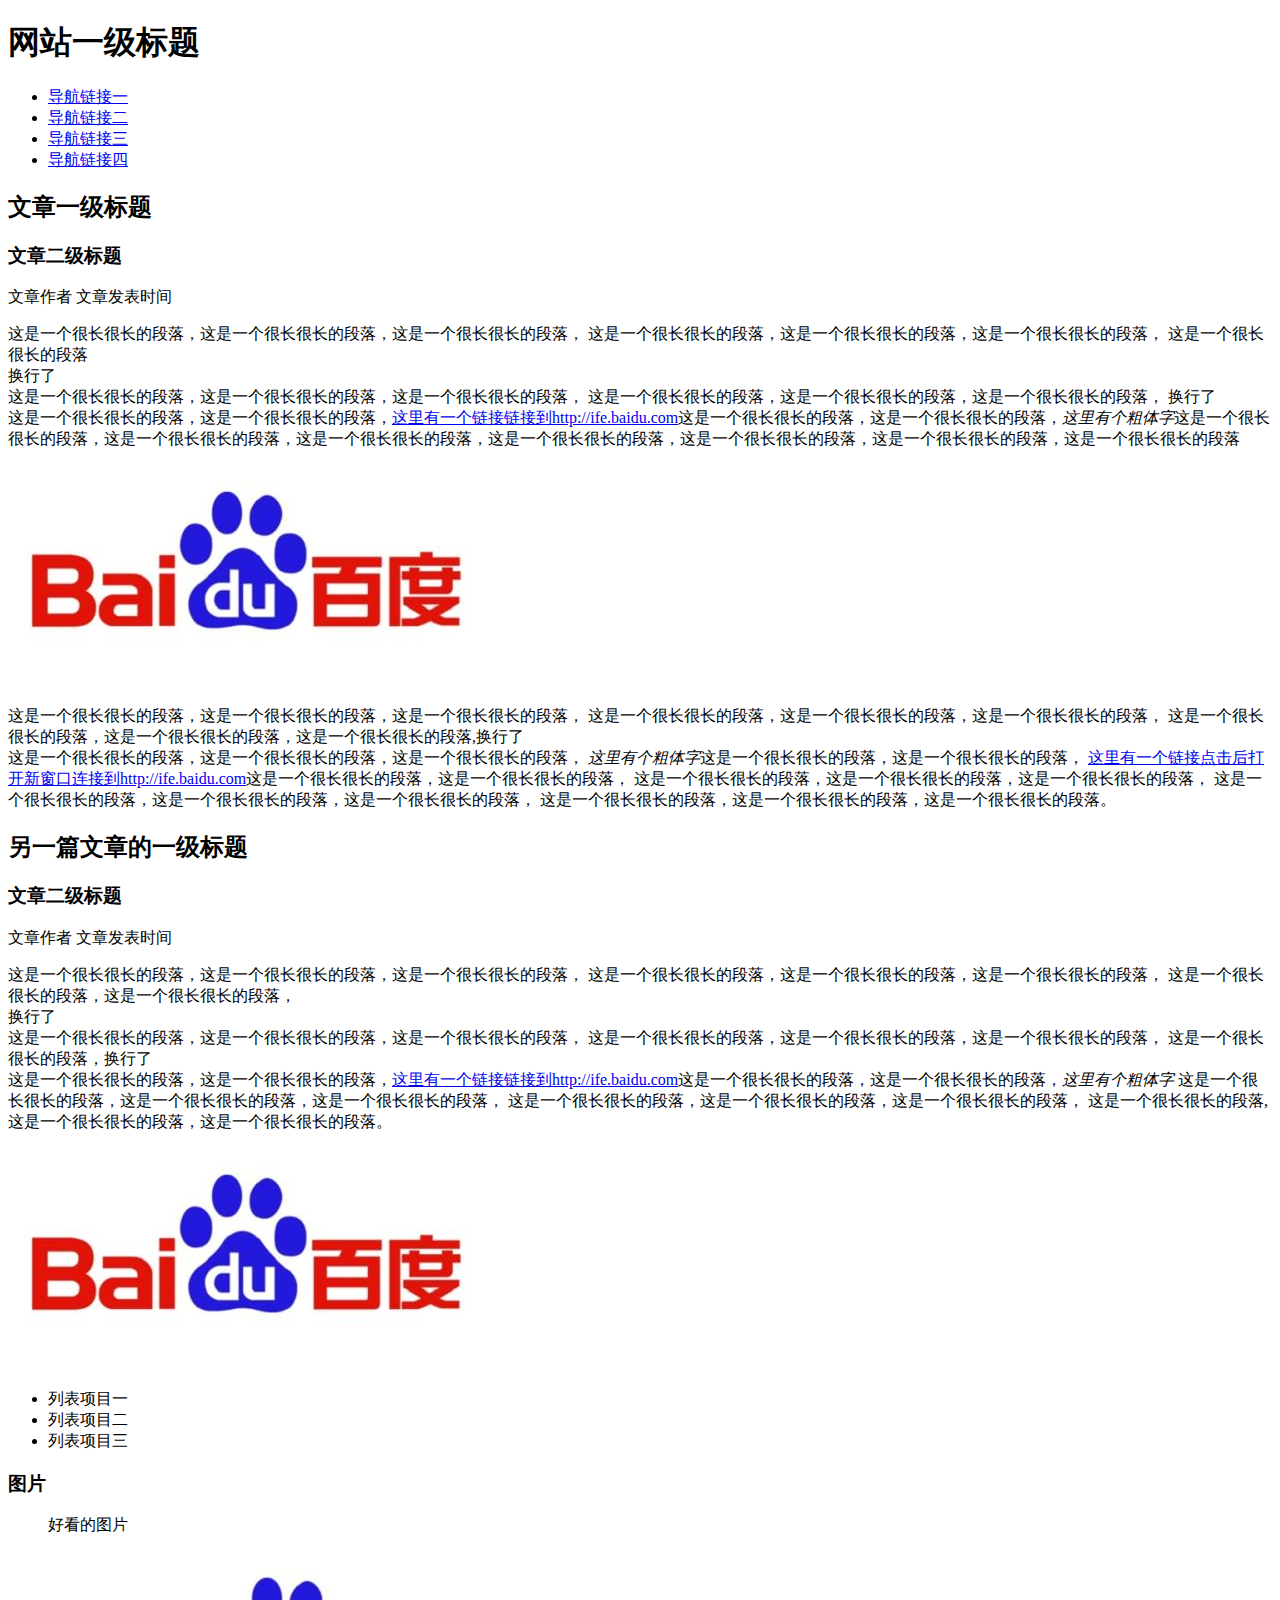
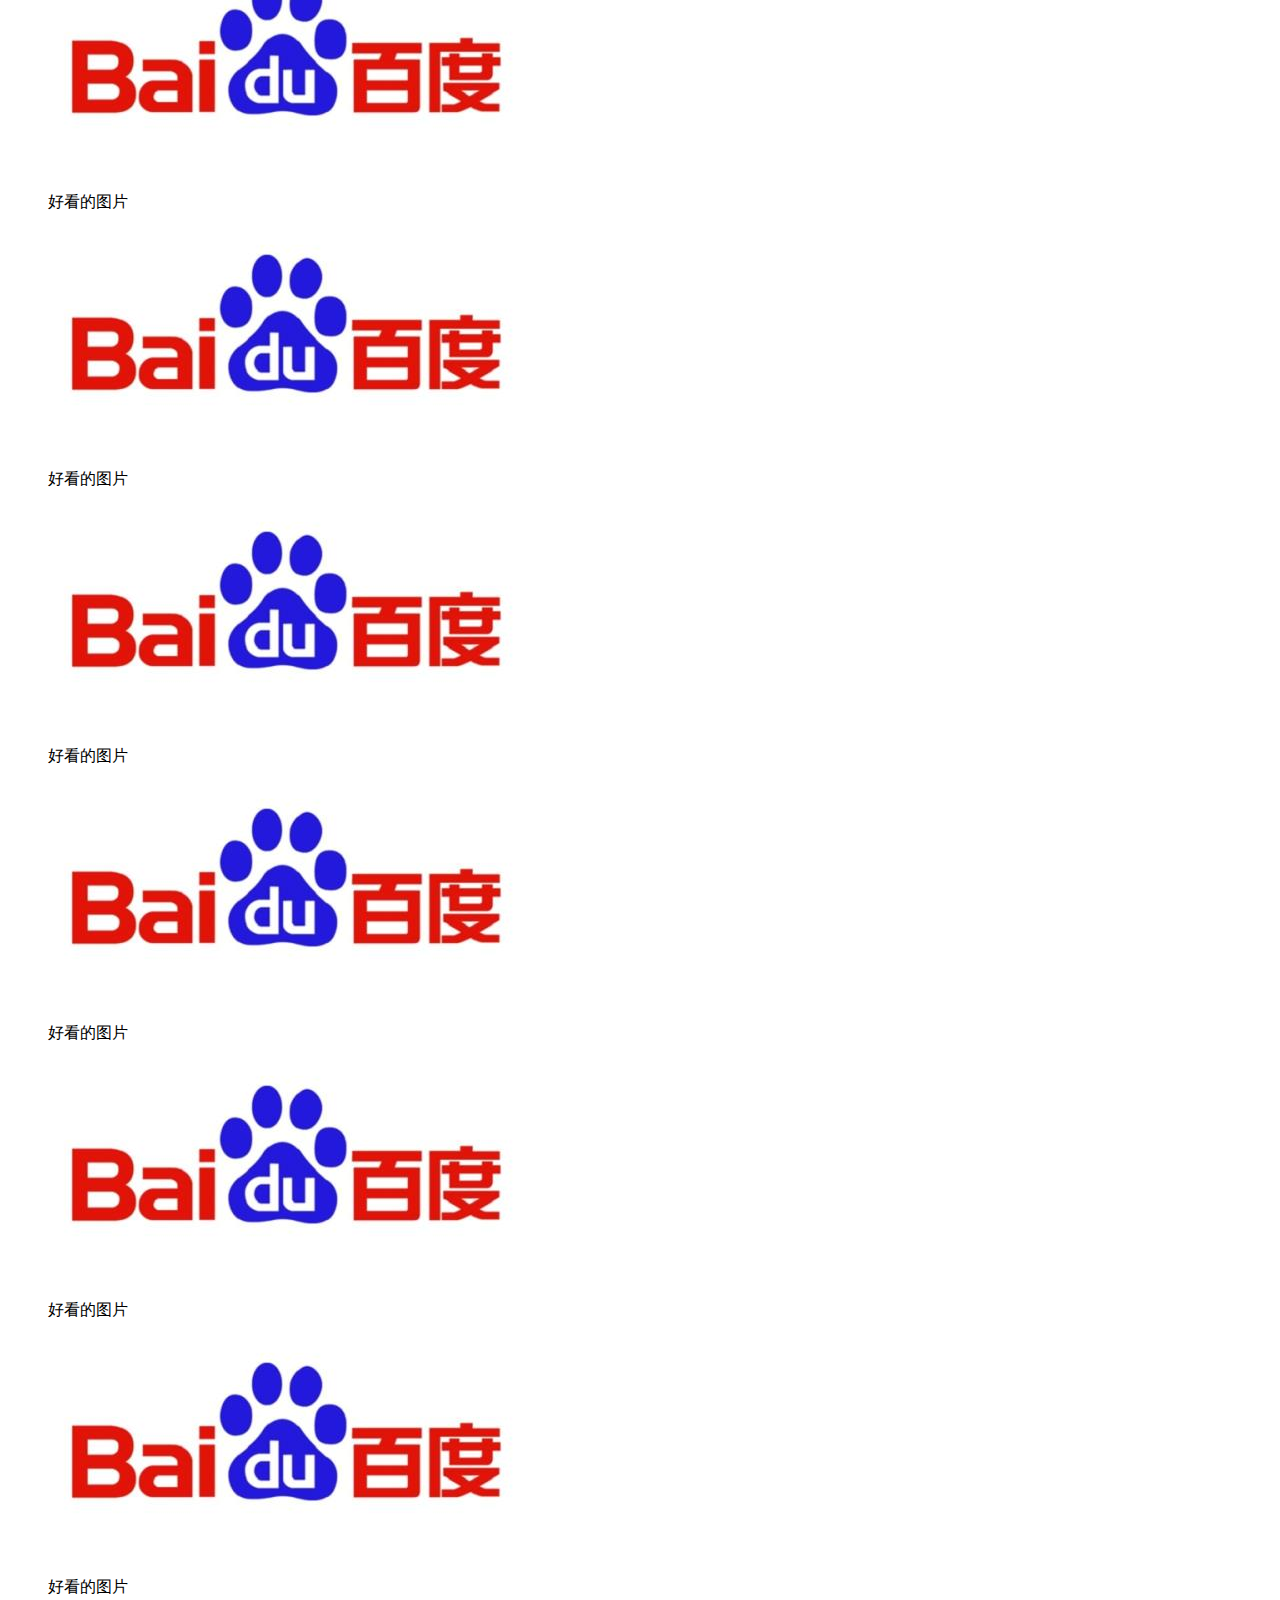
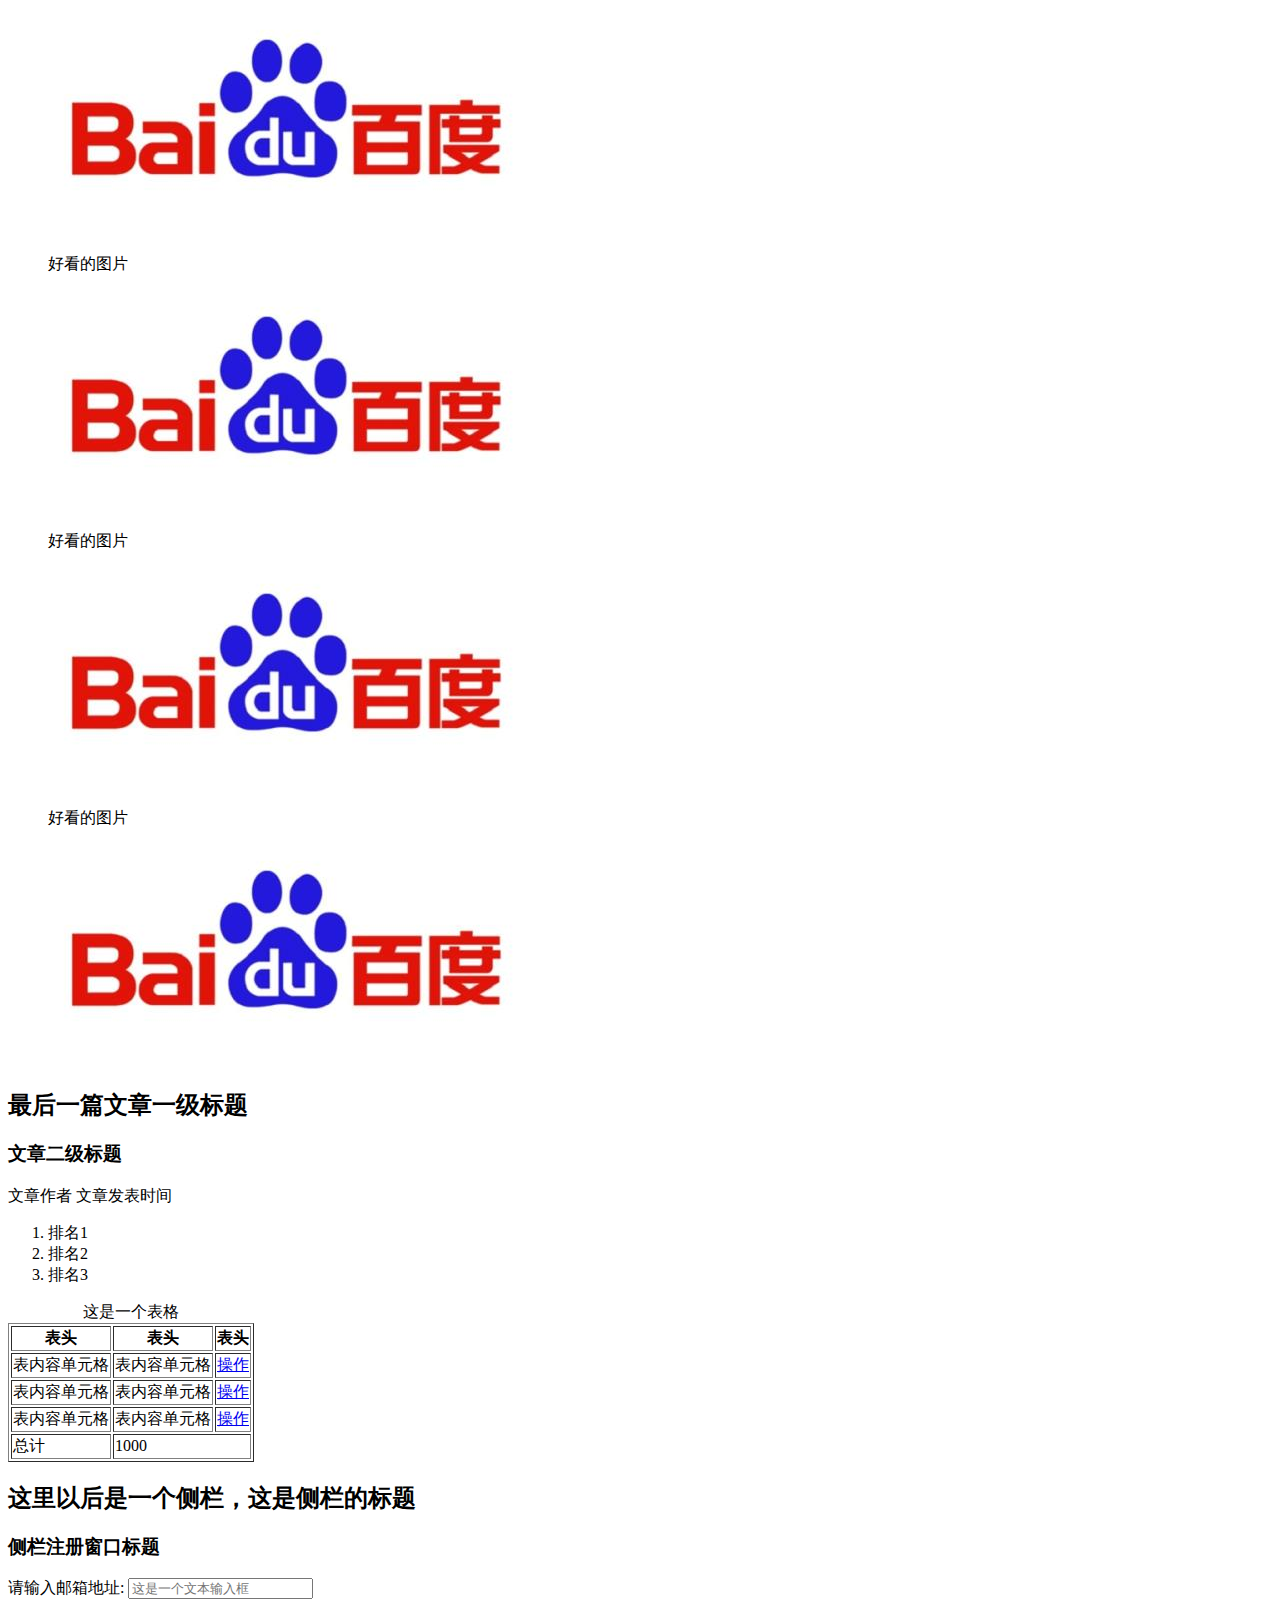
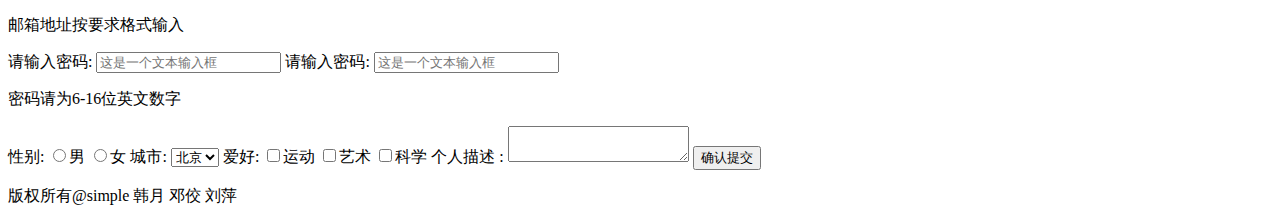
<file: task_1_1/index.html>
<!DOCTYPE html>
<html lang="en">
<head>
	<meta charset="UTF-8">
	<title>Task_1_1</title>
</head>
<body>
	<article>
	    <header>
	    	<h1>网站一级标题</h1>
		 	<nav>
		 		<ul>
		 			<li><a href="#">导航链接一</a></li>
		 			<li><a href="#">导航链接二</a></li>
		 			<li><a href="#">导航链接三</a></li>
		 			<li><a href="#">导航链接四</a></li>
		 		</ul>
		 	</nav>
	    </header>
	    <hgroup>
	    	<h2>文章一级标题</h2> 
	 	    <h3>文章二级标题</h3>
	    </hgroup>
	    <section>
	    	<p>文章作者 文章发表时间</p>
		 	<p>
			 	这是一个很长很长的段落，这是一个很长很长的段落，这是一个很长很长的段落，
			 	这是一个很长很长的段落，这是一个很长很长的段落，这是一个很长很长的段落，
			 	这是一个很长很长的段落<br/>换行了</br>

			 	这是一个很长很长的段落，这是一个很长很长的段落，这是一个很长很长的段落，
			 	这是一个很长很长的段落，这是一个很长很长的段落，这是一个很长很长的段落，
			 	换行了<br/>

			 	这是一个很长很长的段落，这是一个很长很长的段落，<a href="http://ife.baidu.com">这里有一个链接链接到http://ife.baidu.com</a>这是一个很长很长的段落，这是一个很长很长的段落，<em>这里有个粗体字</em>这是一个很长很长的段落，这是一个很长很长的段落，这是一个很长很长的段落，这是一个很长很长的段落，这是一个很长很长的段落，这是一个很长很长的段落，这是一个很长很长的段落
			</p>
	    </section>	 	
	 	<img src="baidu.jpg">
	 	<section>
	 		<p>
		 		这是一个很长很长的段落，这是一个很长很长的段落，这是一个很长很长的段落，
		 		这是一个很长很长的段落，这是一个很长很长的段落，这是一个很长很长的段落，
		 		这是一个很长很长的段落，这是一个很长很长的段落，这是一个很长很长的段落,换行了 <br/>

		 		这是一个很长很长的段落，这是一个很长很长的段落，这是一个很长很长的段落，
		 		<em>这里有个粗体字</em>这是一个很长很长的段落，这是一个很长很长的段落，
		 		<a href="http://ife.baidu.com">这里有一个链接点击后打开新窗口连接到http://ife.baidu.com</a>这是一个很长很长的段落，这是一个很长很长的段落，
		 		这是一个很长很长的段落，这是一个很长很长的段落，这是一个很长很长的段落，
		 		这是一个很长很长的段落，这是一个很长很长的段落，这是一个很长很长的段落，
		 		这是一个很长很长的段落，这是一个很长很长的段落，这是一个很长很长的段落。
	 		</p>
	 	</section>	 	
	</article>
	<article>
	    <hgroup>
	    	<h2>另一篇文章的一级标题</h2>
	        <h3>文章二级标题</h3>
	    </hgroup>
        <section>
        	<p>文章作者 文章发表时间</p>
		 	<p>
			 	这是一个很长很长的段落，这是一个很长很长的段落，这是一个很长很长的段落，
			 	这是一个很长很长的段落，这是一个很长很长的段落，这是一个很长很长的段落，
			 	这是一个很长很长的段落，这是一个很长很长的段落， <br/>换行了</br>

			 	这是一个很长很长的段落，这是一个很长很长的段落，这是一个很长很长的段落，
			 	这是一个很长很长的段落，这是一个很长很长的段落，这是一个很长很长的段落，
			 	这是一个很长很长的段落，换行了<br/>

			 	这是一个很长很长的段落，这是一个很长很长的段落，<a href="http://ife.baidu.com">这里有一个链接链接到http://ife.baidu.com</a>这是一个很长很长的段落，这是一个很长很长的段落，<em>这里有个粗体字</em>
			 	这是一个很长很长的段落，这是一个很长很长的段落，这是一个很长很长的段落，
			 	这是一个很长很长的段落，这是一个很长很长的段落，这是一个很长很长的段落，
			 	这是一个很长很长的段落, 这是一个很长很长的段落，这是一个很长很长的段落。
			</p>
        </section>	     	
	 	<img src="baidu.jpg">
	 	<section>
	 		<ul>
		 		<li>列表项目一</li>
		 		<li>列表项目二</li>
		 		<li>列表项目三</li>
	 	    </ul>
	 	</section>	 	
	</article>
	<h3>图片</h3>
	<figure>
		<p>好看的图片</p>
		<img src="baidu.jpg" alt="百度图片" >
	    <p>好看的图片</p>
		<img src="baidu.jpg" alt="百度图片" >
		<p>好看的图片</p>
		<img src="baidu.jpg" alt="百度图片" >
		<p>好看的图片</p>
		<img src="baidu.jpg" alt="百度图片" >
		<p>好看的图片</p>
		<img src="baidu.jpg" alt="百度图片" >
		<p>好看的图片</p>
		<img src="baidu.jpg" alt="百度图片" >
		<p>好看的图片</p>
		<img src="baidu.jpg" alt="百度图片" >
		<p>好看的图片</p>
		<img src="baidu.jpg" alt="百度图片" >
		<p>好看的图片</p>
		<img src="baidu.jpg" alt="百度图片" >
		<p>好看的图片</p>
		<img src="baidu.jpg" alt="百度图片" >
	</figure>
    <article>
    	<hgroup>
    		<h2>最后一篇文章一级标题</h2>
    		<h3>文章二级标题</h3>
    	</hgroup>
    	<section>
    		<p>
    			<span>文章作者</span>
    			<span>文章发表时间</span>
    		</p>
    		<ol>
    			<li>排名1</li>
    			<li>排名2</li>
    			<li>排名3</li>
    		</ol>
    	</section>
        <table border="1">
        	<caption>这是一个表格</caption>
        	<thead>
        		<tr>
        			<th>表头</th>
        			<th>表头</th>
        			<th>表头</th>
        		</tr>
        	</thead>
        	<tfoot>
        		<tr>
        			<td>总计</td>
        			<td colspan="2">1000</td>
        		</tr>
        	</tfoot>
        	<tbody>
        		<tr>
        			<td>表内容单元格</td>
        			<td>表内容单元格</td>
        			<td><a href="#">操作</a></td>
        		</tr>
        		<tr>
        			<td>表内容单元格</td>
        			<td>表内容单元格</td>
        			<td><a href="#">操作</a></td>
        		</tr>
        		<tr>
        			<td>表内容单元格</td>
        			<td>表内容单元格</td>
        			<td><a href="#">操作</a></td>
        		</tr>
        	</tbody>
        </table>
    </article>
    <aside>
    	<hgroup>
    		<h2>这里以后是一个侧栏，这是侧栏的标题</h2>
    		<h3>侧栏注册窗口标题</h3>
    	</hgroup>
    	<form action="">
    		<label for="user-email">请输入邮箱地址:</label>
    		<input type="email" name="user-email" placeholder="这是一个文本输入框">
    		<p>邮箱地址按要求格式输入</p>
    		<label for="password">请输入密码:</label>
    		<input type="password" name="password" placeholder="这是一个文本输入框">
    		<label for="password">请输入密码:</label>
    		<input type="password" name="password" placeholder="这是一个文本输入框" min="6" max="16">
    		<p>密码请为6-16位英文数字</p>
    	</form>
    	<form action="">
    		<span>性别:</span>
    		<input type="radio" name="sex">男
    		<input type="radio" name="sex">女
    		<span>城市: </span>
    		<select name="city">
    			<option value="北京">北京</option>
    			<option value="上海">上海</option>
    			<option value="深圳">深圳</option>
    		</select>
    		<span>爱好: </span>
    		<input type="checkbox">运动
    		<input type="checkbox">艺术
    		<input type="checkbox">科学
    		<span>个人描述 :</span>
    		<textarea name="yourself"cols="20" rows="2">   			
    		</textarea>
    		<button type="submit">确认提交</button>
    	</form>
    </aside>
    <footer>
        <p>版权所有@simple 韩月 邓佼 刘萍</p> 
    </footer>
</body>
</html>
</file>
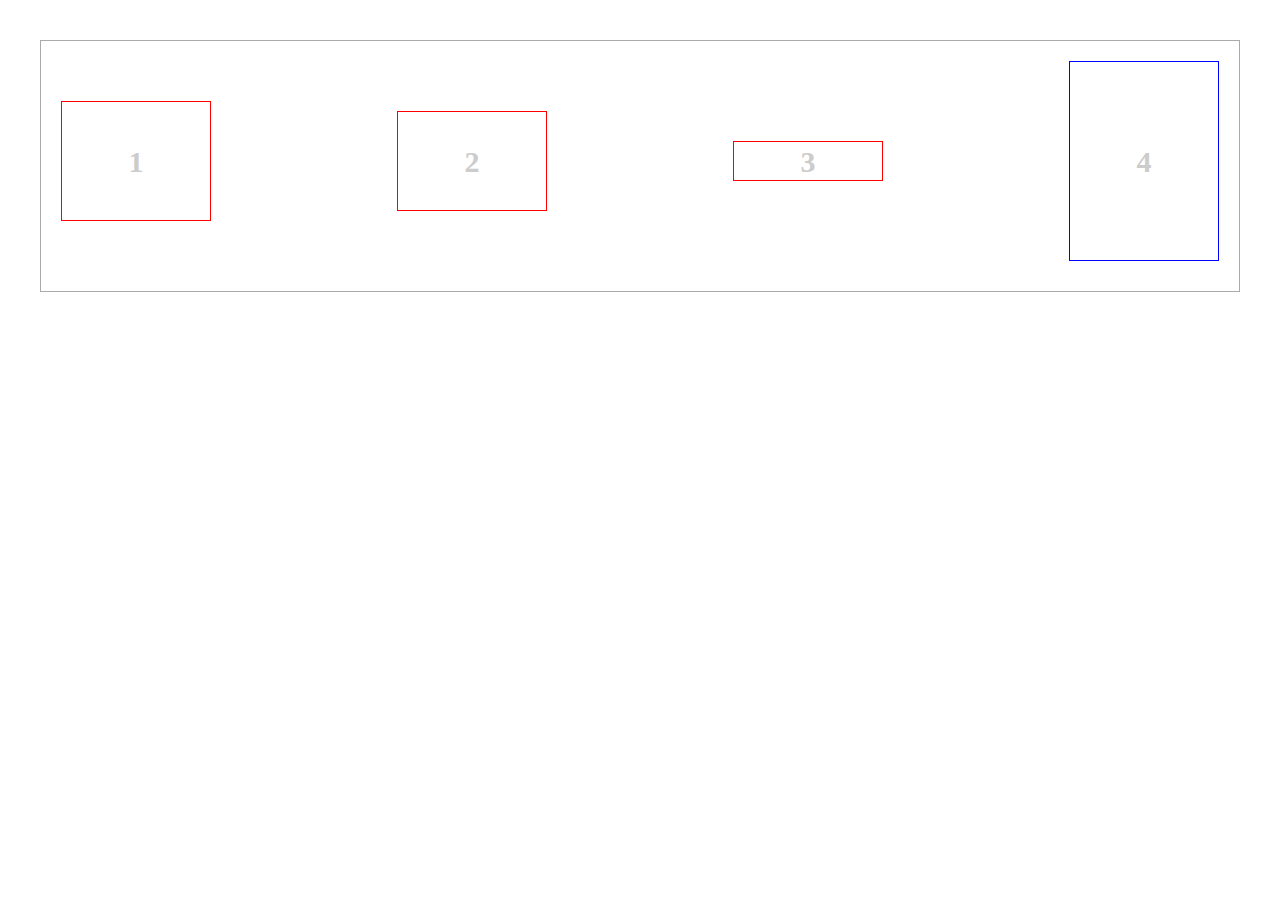
<file: task_1_10/index.html>
<!DOCTYPE html>
<html lang="en">
<head>
	<meta charset="UTF-8">
	<title>Document</title>
	<link rel="stylesheet" type="text/css" href="css/index.css">
</head>
<body>
	<div class="flex-container">
		<div class="flex-item1">1</div>
		<div class="flex-item2">2</div>
		<div class="flex-item3">3</div>
		<div class="flex-item4">4</div>
	</div>
</body>
</html>
</file>
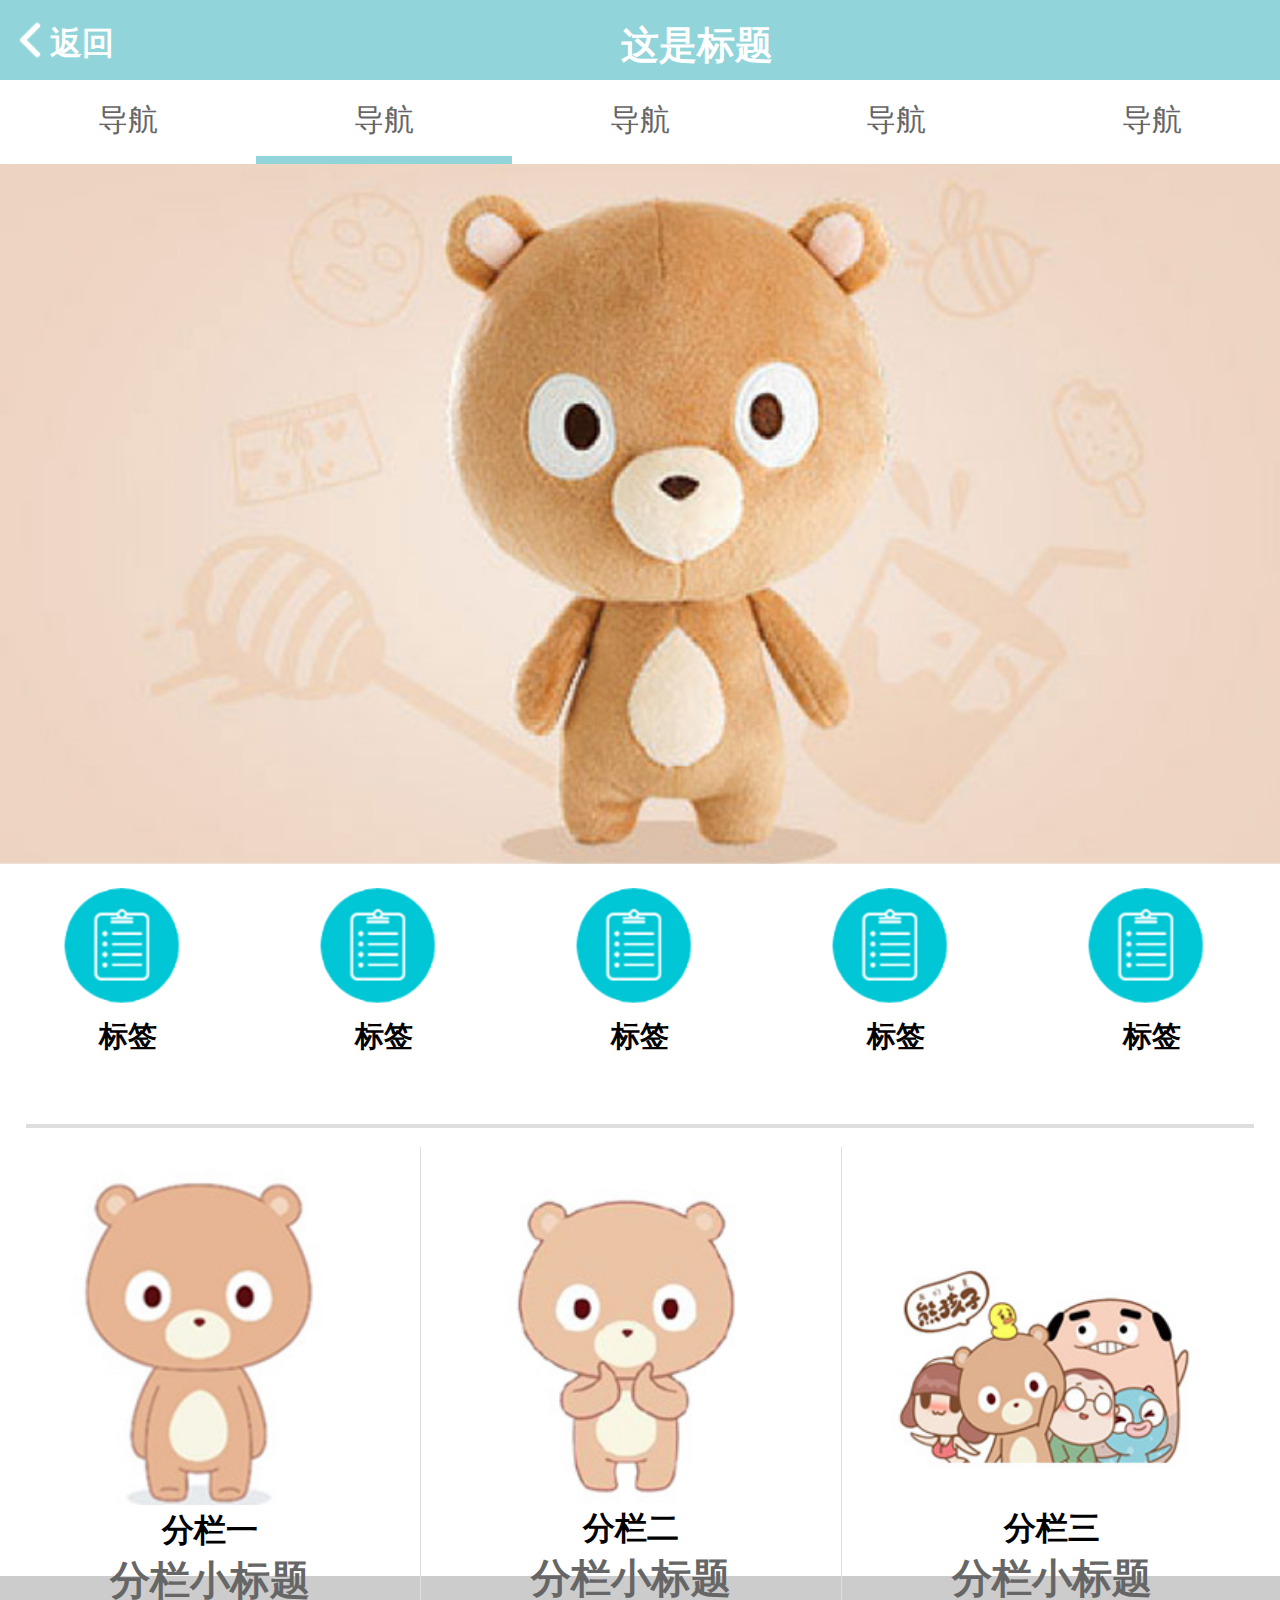
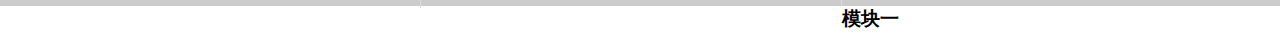
<file: task_1_11/index.html>
<!DOCTYPE html>
<html lang="en">
<head>
	<meta charset="UTF-8">
	<meta name="viewport" content="width=device=-width,initial-scal4=1,maximum-scale=1">
	<title>Task_1_12</title>
	<link rel="stylesheet" href="css/css.css">
</head>
<body>
	<header>
		<img src="img/back.png" alt="返回"><p class="p01">返回</p>
		<p class="p02" align="center">这是标题</p>
	</header>
	<nav>
		<ul>
			<li><a href="#">导航</a></li>
			<li class="li01"><a href="#">导航</a></li>
			<li><a href="#">导航</a></li>
			<li><a href="#">导航</a></li>
			<li><a href="#">导航</a></li>
		</ul>
	</nav>
	<section class="image">
		<img src="img/bear.png">
	</section>
	<section class="tab">
		<ul>
			<li><span><img src="img/tab.png"></span><aside>标签</aside></li>
			<li><span><img src="img/tab.png"></span><aside>标签</aside></li>
			<li><span><img src="img/tab.png"></span><aside>标签</aside></li>
			<li><span><img src="img/tab.png"></span><aside>标签</aside></li>
			<li><span><img src="img/tab.png"></span><aside>标签</aside></li>
		</ul>
	</section>
	<section class="heng">
		<div></div>
	</section>
	<section class="fen">
		<ul>
			<li>
			    <img src="img/col-1.png">
			    <p>分栏一</p>
			    <p>分栏小标题</p>
			</li>
			<li>
			    <img src="img/col-2.png" class="img01">
			    <p>分栏二</p>
			    <p>分栏小标题</p>
			</li>
			<li>
			    <img src="img/col-3.png" class="img02">
			    <p>分栏三</p>
			    <p>分栏小标题</p>
			</li>
		</ul>		
	</section>
	<section class="fendi"></section>
	<section class="wenan">
		<h3>模块一</h3>
		<div class="wenan01"></div>
	</section>
</body>
</html>
</file>
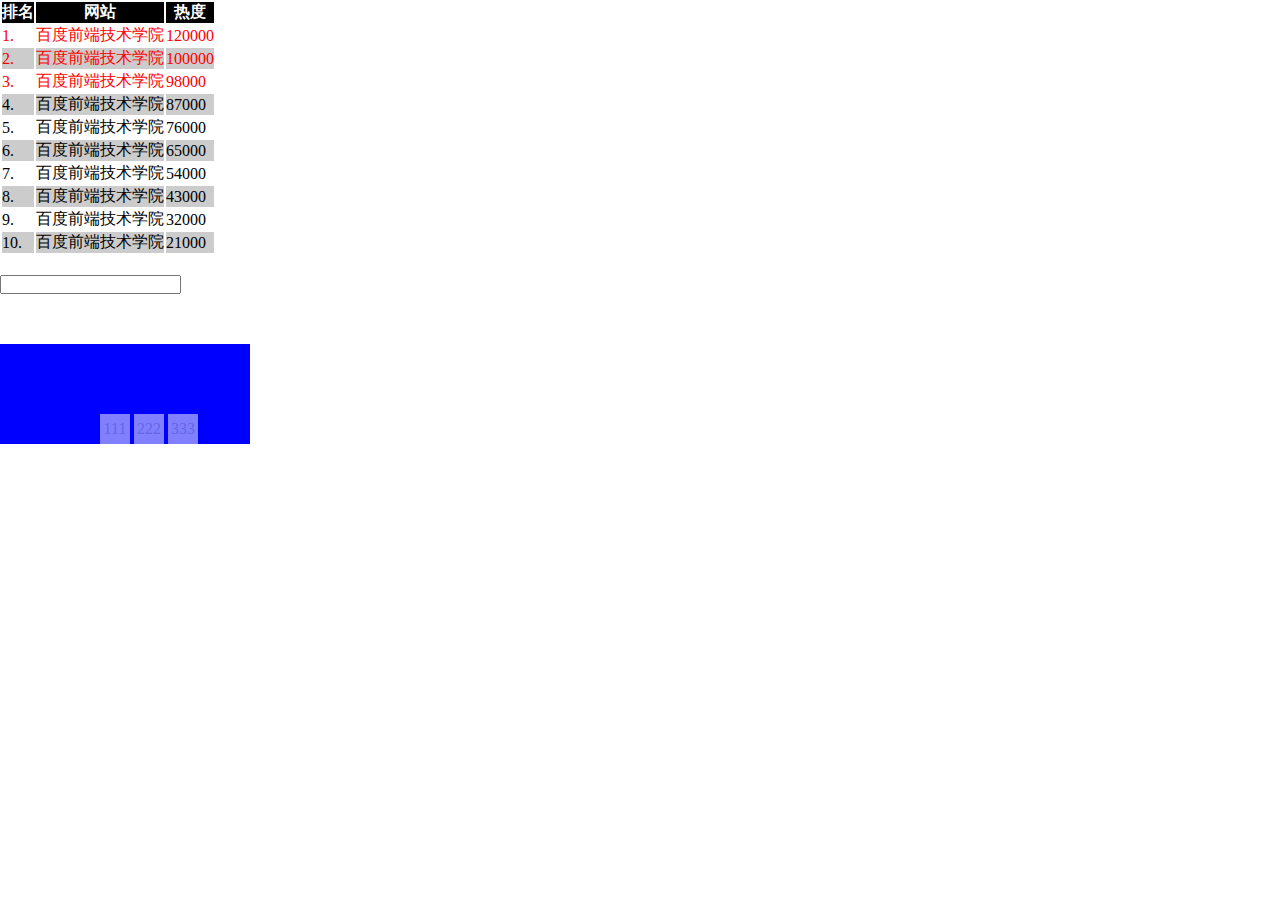
<file: task_1_12/index.html>
<!DOCTYPE html>
<html lang="en">
<head>
	<meta charset="UTF-8">
	<title>Task_1_12</title>
	<link rel="stylesheet" href="css/css.css">
</head>
<body>
	<table >
		<tr class="th01">
			<th>排名</th>
			<th>网站</th>
			<th>热度</th>
		</tr>
		<tr class="tr01">
			<td>1.</td>
			<td>百度前端技术学院</td>
			<td>120000</td>
		</tr>
		<tr class="tr01">
			<td>2.</td>
			<td>百度前端技术学院</td>
			<td>100000</td>
		</tr >
		<tr class="tr01">
			<td>3.</td>
			<td>百度前端技术学院</td>
			<td>98000</td>
		</tr>
		<tr>
			<td>4.</td>
			<td>百度前端技术学院</td>
			<td>87000</td>
		</tr>
		<tr>
			<td>5.</td>
			<td>百度前端技术学院</td>
			<td>76000</td>
		</tr>
		<tr>
			<td>6.</td>
			<td>百度前端技术学院</td>
			<td>65000</td>
		</tr>
		<tr>
			<td>7.</td>
			<td>百度前端技术学院</td>
			<td>54000</td>
		</tr>
		<tr>
			<td>8.</td>
			<td>百度前端技术学院</td>
			<td>43000</td>
		</tr>
		<tr>
			<td>9.</td>
			<td>百度前端技术学院</td>
			<td>32000</td>
		</tr>
		<tr>
			<td>10.</td>
			<td>百度前端技术学院</td>
			<td>21000</td>
		</tr>
	</table>
	<form action="">
		<input type="text">
	</form>
	<div class="banner">
	    <span id="img01"></span>
	    <span id="img02"></span>
	    <span id="img03"></span>
		<ul class="banner_ul">
			<li></li>
			<li></li>
			<li></li>
		</ul>
		<div class="banner_a">
			<a href="#img01">111</a>
			<a href="#img02">222</a>
			<a href="#img03">333</a>
		</div>
	</div>
</body>
</html>
</file>
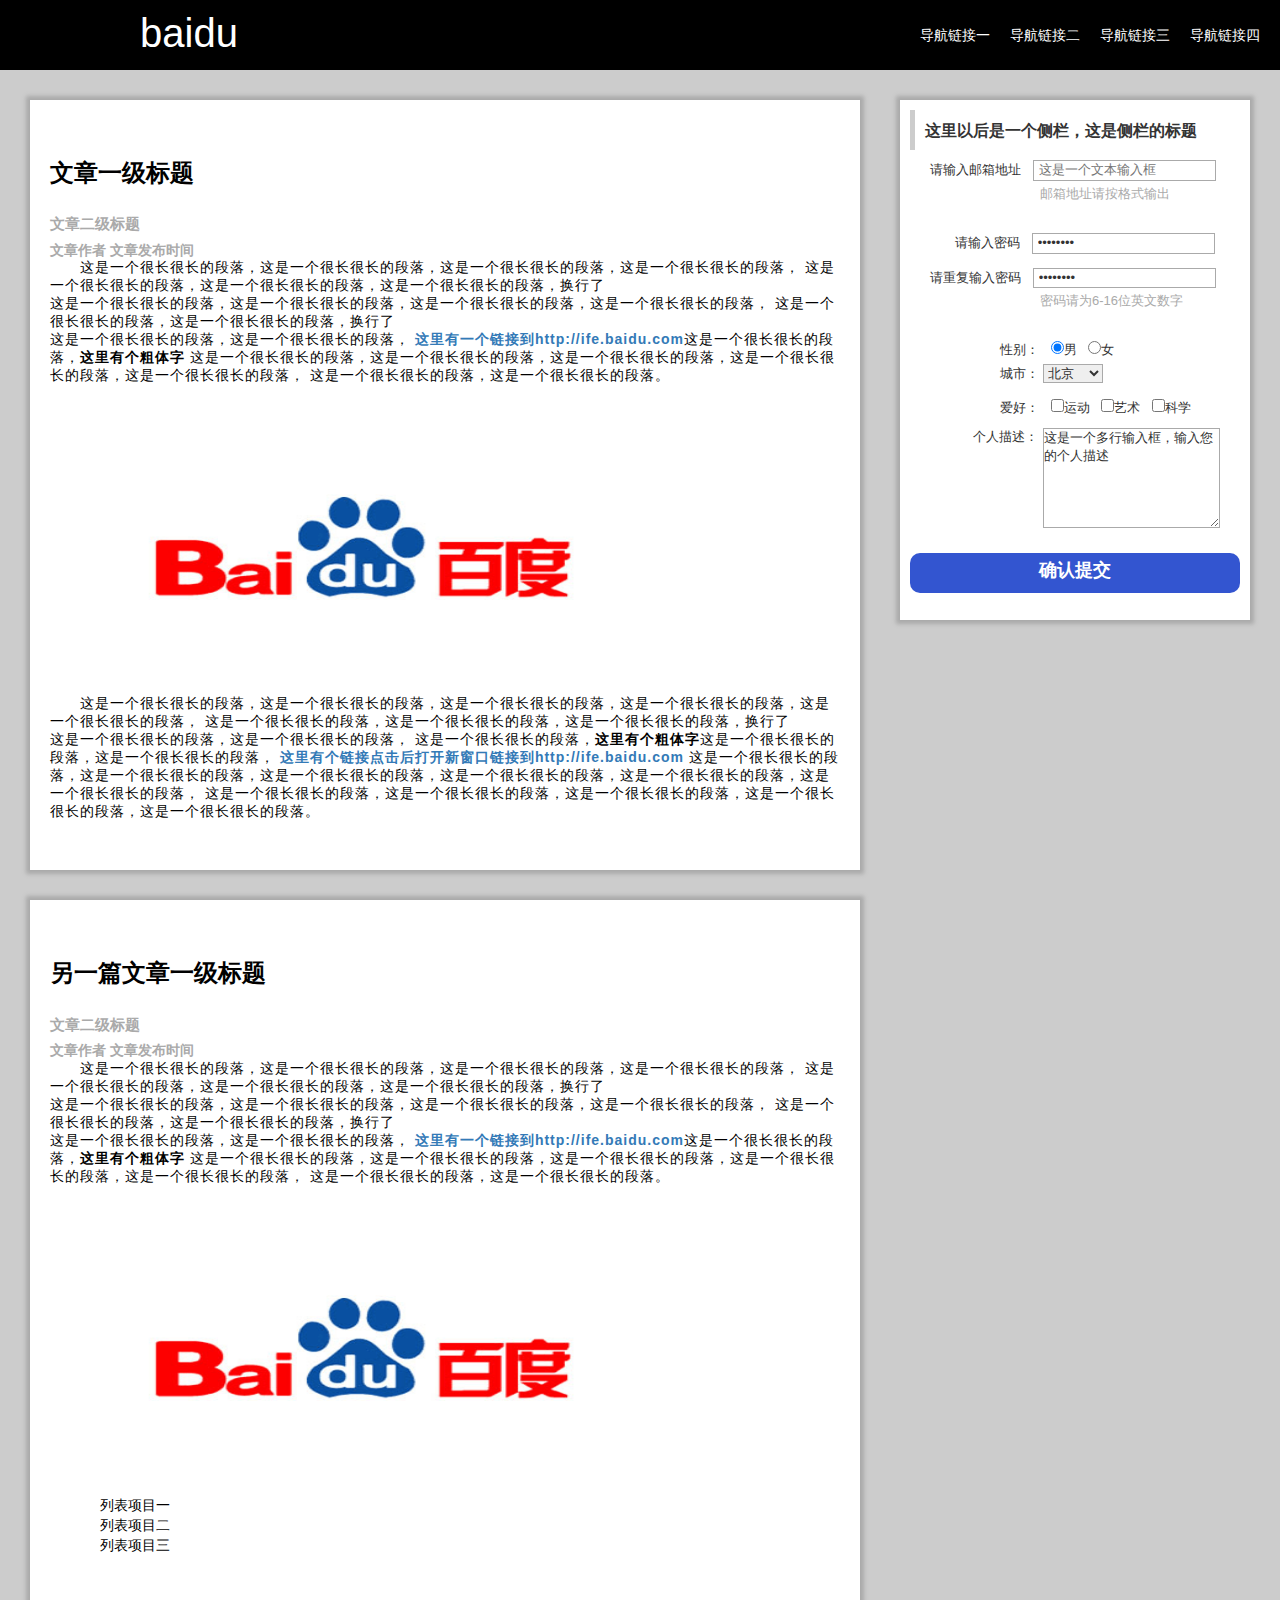
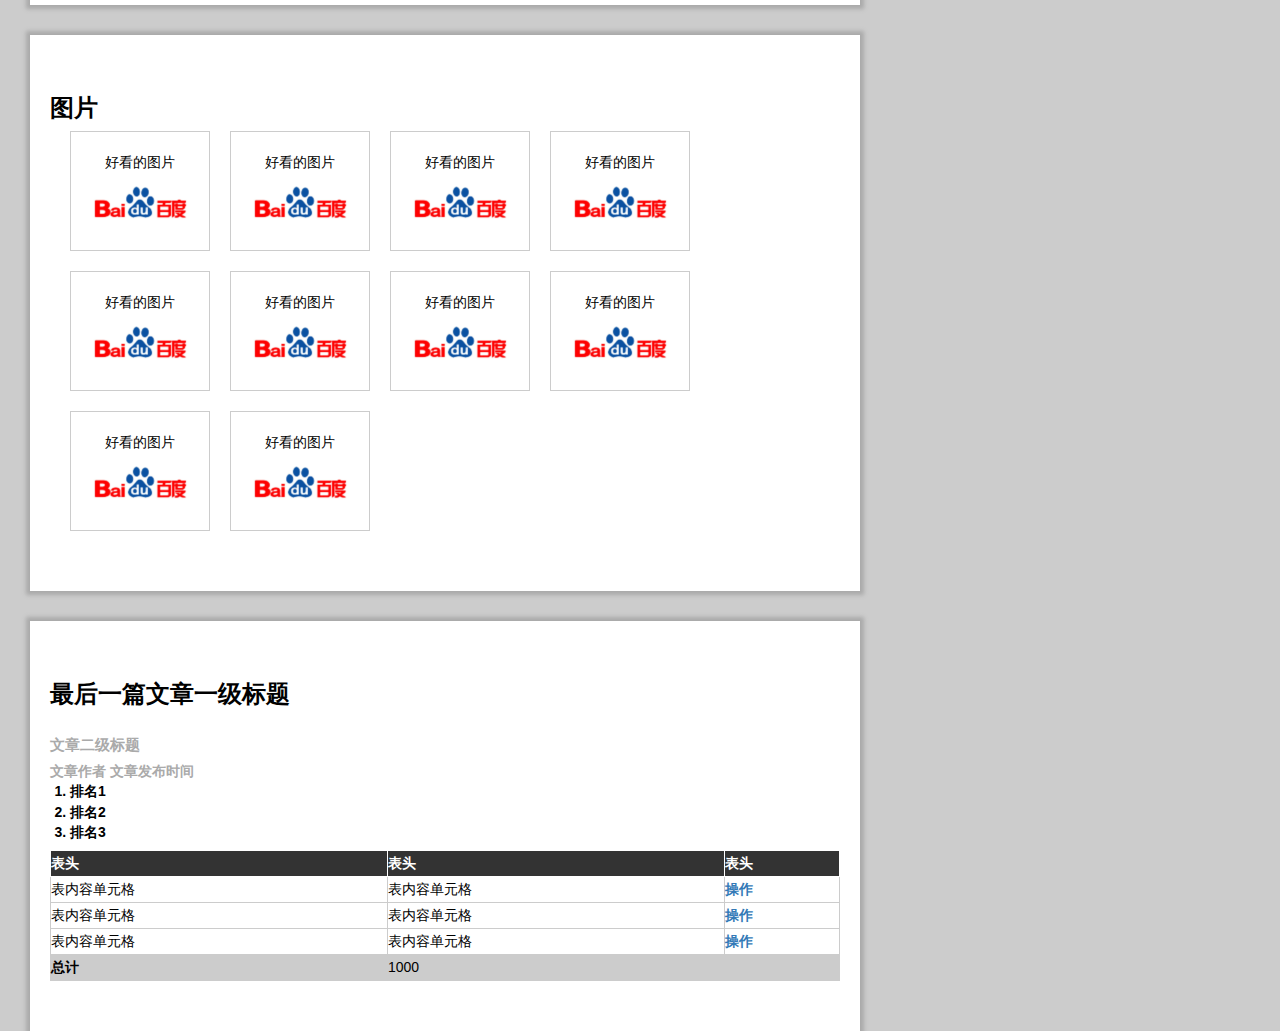
<file: task_1_5/index.html>
<!DOCTYPE html>
<html lang="en">
<head>
	<meta charset="UTF-8">
	<title>Document</title>
	<link rel="stylesheet" type="text/css" href="css/bootstrap.min.css">
	<link rel="stylesheet" type="text/css" href="css/index.css">
	<script type="text/javascript" src="js/bootstrap.min.js"></script>
</head>
<body>
	<header id="header">
		<span><a href="https://www.baidu.com">baidu</a></span>
		<ul>
			<li><a href="">导航链接一</a></li>
			<li><a href="">导航链接二</a></li>
			<li><a href="">导航链接三</a></li>
			<li><a href="">导航链接四</a></li>
		</ul>
	</header>
		<div class="float_div">
			<span>这里以后是一个侧栏，这是侧栏的标题</span>
			<label for="email" style="margin-left:20px;">请输入邮箱地址</label>
			<input type="email" name="email" placeholder="这是一个文本输入框">
			<p>邮箱地址请按格式输出</p>
			<label for="pwd" style="margin-left:45px;">请输入密码</label>
			<input type="password" name="pwd" value="QQQQQQQQ"><br>
			<label for="pwd2" style="margin-left:20px;">请重复输入密码</label>
			<input type="password" name="pwd2" value="QQQQQQQQ">
			<p>密码请为6-16位英文数字</p>
			<label for="sex">性别：</label>
			<input type="radio" name="sex" checked="checked">男
			<input type="radio" name="sex">女<br>
			<label for="city">城市：</label>
			<select name="city">
				<option>北京</option>
				<option>上海</option>
				<option>西安</option> 
			</select><br>
			<label for="sport">爱好：</label>
			<input type="checkbox">运动
			<input type="checkbox">艺术
			<input type="checkbox">科学
			<div id="desc">个人描述：</div>
			<textarea>这是一个多行输入框，输入您的个人描述</textarea><br>
			<div id="btn">确认提交</div>
		</div>
		<div class="article_1">
			<h3><b>文章一级标题</b></h3>
			<h4><b>文章二级标题</b></p4>
			<h5><b>文章作者 文章发布时间</b></5>
			<p>这是一个很长很长的段落，这是一个很长很长的段落，这是一个很长很长的段落，这是一个很长很长的段落， 这是一个很长很长的段落，这是一个很长很长的段落，这是一个很长很长的段落，换行了<br>
			这是一个很长很长的段落，这是一个很长很长的段落，这是一个很长很长的段落，这是一个很长很长的段落， 这是一个很长很长的段落，这是一个很长很长的段落，换行了<br>
			这是一个很长很长的段落，这是一个很长很长的段落， <a>这里有一个链接到http://ife.baidu.com</a>这是一个很长很长的段落，<b>这里有个粗体字</b> 这是一个很长很长的段落，这是一个很长很长的段落，这是一个很长很长的段落，这是一个很长很长的段落，这是一个很长很长的段落， 这是一个很长很长的段落，这是一个很长很长的段落。 </p>
			<img src="images/baidu.png">
			<p>
			这是一个很长很长的段落，这是一个很长很长的段落，这是一个很长很长的段落，这是一个很长很长的段落，这是一个很长很长的段落， 这是一个很长很长的段落，这是一个很长很长的段落，这是一个很长很长的段落，换行了<br>
            这是一个很长很长的段落，这是一个很长很长的段落， 这是一个很长很长的段落，<b>这里有个粗体字</b>这是一个很长很长的段落，这是一个很长很长的段落， <a>这里有个链接点击后打开新窗口链接到http://ife.baidu.com </a>这是一个很长很长的段落，这是一个很长很长的段落，这是一个很长很长的段落，这是一个很长很长的段落，这是一个很长很长的段落，这是一个很长很长的段落， 这是一个很长很长的段落，这是一个很长很长的段落，这是一个很长很长的段落，这是一个很长很长的段落，这是一个很长很长的段落。 
			</p>
			
		</div>
		<div class="article_1">
			<h3><b>另一篇文章一级标题</b></h3>
			<h4><b>文章二级标题</b></p4>
			<h5><b>文章作者 文章发布时间</b></5>
			<p>这是一个很长很长的段落，这是一个很长很长的段落，这是一个很长很长的段落，这是一个很长很长的段落， 这是一个很长很长的段落，这是一个很长很长的段落，这是一个很长很长的段落，换行了<br>
			这是一个很长很长的段落，这是一个很长很长的段落，这是一个很长很长的段落，这是一个很长很长的段落， 这是一个很长很长的段落，这是一个很长很长的段落，换行了<br>
			这是一个很长很长的段落，这是一个很长很长的段落， <a>这里有一个链接到http://ife.baidu.com</a>这是一个很长很长的段落，<b>这里有个粗体字</b> 这是一个很长很长的段落，这是一个很长很长的段落，这是一个很长很长的段落，这是一个很长很长的段落，这是一个很长很长的段落， 这是一个很长很长的段落，这是一个很长很长的段落。 </p>
			<img src="images/baidu.png">
			<ul>
				<li>列表项目一</li>
				<li>列表项目二</li>
				<li>列表项目三</li>
			</ul>
		</div>
		<div class="pic_div">
			<h3><b>图片</b></h3>
			<ul>
				<li>
					<span>好看的图片</span>
					<img src="images/baidu_min.png">
				</li>
				<li>
					<span>好看的图片</span>
					<img src="images/baidu_min.png">
				</li>
				<li>
					<span>好看的图片</span>
					<img src="images/baidu_min.png">
				</li>
				<li>
					<span>好看的图片</span>
					<img src="images/baidu_min.png">
				</li>
				<li>
					<span>好看的图片</span>
					<img src="images/baidu_min.png">
				</li>
				<li>
					<span>好看的图片</span>
					<img src="images/baidu_min.png">
				</li>
				<li>
					<span>好看的图片</span>
					<img src="images/baidu_min.png">
				</li>
				<li>
					<span>好看的图片</span>
					<img src="images/baidu_min.png">
				</li>
				<li>
					<span>好看的图片</span>
					<img src="images/baidu_min.png">
				</li>
				<li>
					<span>好看的图片</span>
					<img src="images/baidu_min.png">
				</li>
			</ul>
		</div>
		<div class="article_1">
			<h3><b>最后一篇文章一级标题</b></h3>
			<h4><b>文章二级标题</b></p4>
			<h5><b>文章作者 文章发布时间</b></5>
			<ol>
				<li>排名1</li>
				<li>排名2</li>
				<li>排名3</li>
			</ol>
			
			<table border="1" cellspacing="0">
				<thead>
					<tr>
						<th>表头</th>
						<th>表头</th>
						<th>表头</th>
					</tr>
				<tbody>
					<tr>
						<td>表内容单元格</td>
						<td>表内容单元格</td>
						<td><a href="">操作</a></td>
					</tr>
				</tbody>
				<tbody>
					<tr>
						<td>表内容单元格</td>
						<td>表内容单元格</td>
						<td><a href="">操作</a></td>
					</tr>
				</tbody>
				<tbody>
					<tr>
						<td>表内容单元格</td>
						<td>表内容单元格</td>
						<td><a href="">操作</a></td>
					</tr>
				</tbody>
					
				<tfoot>
					<tr class="all">
						<td><b>总计</b></td>	
						<td>1000</td>
						<td></td>							
					</tr>
				</tfoot>

				</thead>
			</table>
		</div>

</body>
</html>
</file>
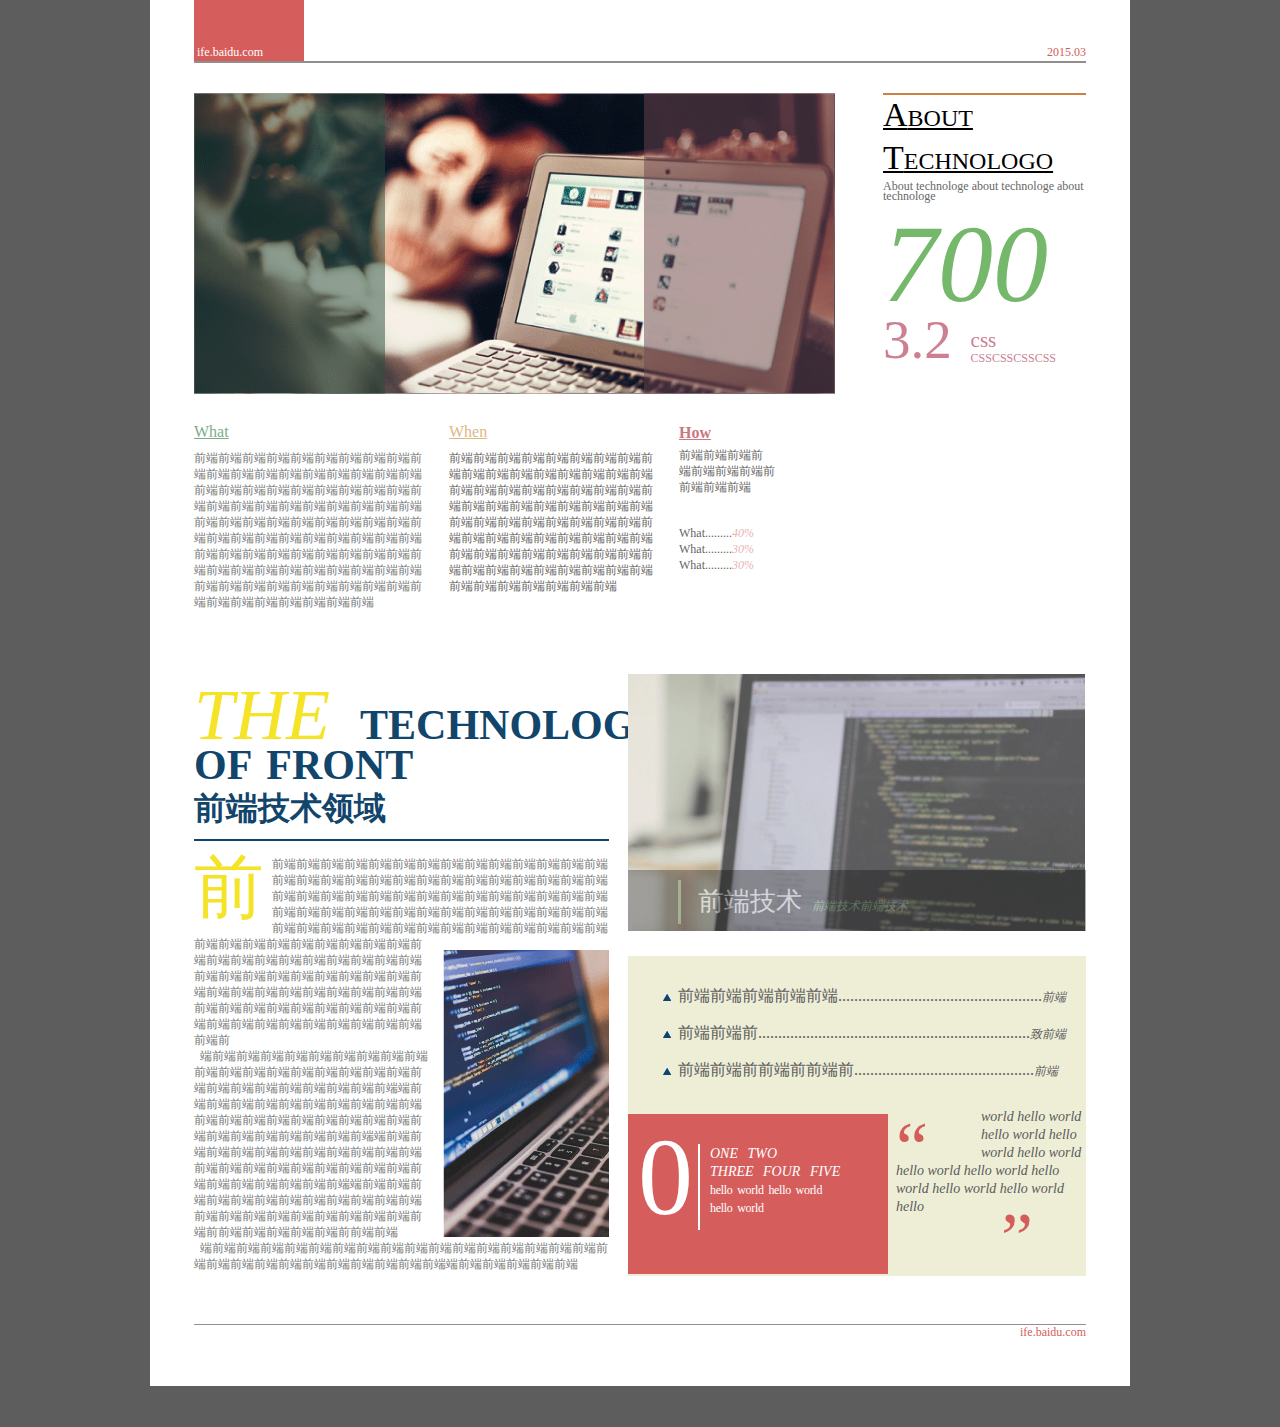
<file: task_1_6/index.html>
<!DOCTYPE html>
<html lang="en">
<head>
	<meta charset="UTF-8">
	<title>Task_1_6</title>
	<link rel="stylesheet" href="css.css">
</head>
<body>
	<div id="box">
		<header>
		    <div class="top01"><p>ife.baidu.com</p></div>	
		    <p class="p01">2015.03</p>	    
		    <div class="top02"></div>
		</header>
		<div id="middle01">
			<div class="middle01_left">
				<div class="blue"></div>
				<div class="red"></div>
			</div>
			<div class="middle01_right">
				<div class="right01"></div>
				<p class="about"><span>A</span>BOUT</p>
                <p class="about"><span>T</span>ECHNOLOGO</p>
                <p class="more">About technologe about technologe about technologe</p>
                <em>700</em>
                <p class="three">3.2</p>
                <p class="cs">css<br/><span class="span01">CSSCSSCSSCSS</span></p>
			</div>
		</div>
		<div id="middle02">
			<div class="middle02_what">
				<p class="what">What</p>
				<p class="qianduan">
				    前端前端前端前端前端前端前端前端前端前端前端前端前端前端前端前端前端前端前端前端前端前端前端前端前端前端前端前端前端前端前端前端前端前端前端前端前端前端前端前端前端前端前端前端前端前端前端前端前端前端前端前端前端前端前端前端前端前端前端前端前端前端前端前端前端前端前端前端前端前端前端前端前端前端前端前端前端前端前端前端前端前端前端前端前端前端前端前端前端前端前端前端前端
				</p>
			</div>
			<div class="middle02_when">
				<p class="when">When</p>
				<p class="qianduan">
				    前端前端前端前端前端前端前端前端前端前端前端前端前端前端前端前端前端前端前端前端前端前端前端前端前端前端前端前端前端前端前端前端前端前端前端前端前端前端前端前端前端前端前端前端前端前端前端前端前端前端前端前端前端前端前端前端前端前端前端前端前端前端前端前端前端前端前端前端前端前端前端前端前端前端前端
				</p>
			</div>
			<div class="middle02_how">
				<p class="how">How</p>
				<p class="qianduan">
					前端前端前端前<br/>
					端前端前端前端前<br/>
				    前端前端前端
				</p>
                <p class="what">
                	What.........<em>40%</em>
                	What.........<em>30%</em>
                	What.........<em>30%</em>
                </p>
			</div>
		</div>
		<div id="middle03">
			<div class="middle03_left">
				<i>THE</i><span class="p00">TECHNOLOGE<br/>OF FRONT</span>
				<p class="p0">前端技术领域</p>
				<div class="div"></div>
				<span class="qian">前</span>
				<p class="p01">
				    前端前端前端前端前端前端前端前端前端前端前端前端前端前端前端前端前端前端前端前端前端前端前端前端前端前端前端前端前端前端前端前端前端前端前端前端前端前端前端前端前端前端前端前端前端前端前端前端前端前端前端前端前端前端前端前端前端前端前端前端前端前端前端前端前端前端前端前端前端前端
				</p>
				<div class="p02">
				   <p>
						前端前端前端前端前端前端前端前端前端前端前端前端前端前端前端前端前端前端前端前端前端前端前端前端前端前端前端前端前端前端前端前端前端前端前端前端前端前端前端前端前端前端前端前端前端前端前端前端前端前端前端前端前端前端前端前端前端前端前<br/>&nbsp;&nbsp;端前端前端前端前端前端前端前端前端前端前端前端前端前端前端前端前端前端前端前端前端前端前端前端前端前端前端前端端前端前端前端前端前端前端前端前端前端前端前端前端前端前端前端前端前端前端前端前端前端前端前端前端前端前端前端端前端前端前端前端前端前端前端前端前端前端前端前端前端前端前端前端前端前端前端前端前端前端前端前端前端前端前端端前端前端前端前端前端前端前端前端前端前端前端前端前端前端前端前端前端前端前端前端前端前端前前端前端前端前端前端前前端前端
					</p>
				</div>
				<div><img src="img/ico03.gif"></div>
				<p class="p03">&nbsp;&nbsp;端前端前端前端前端前端前端前端前端前端前端前端前端前端前端前端前端前端前端前端前端前端前端前端前端前端前端前端端前端前端前端前端前端</p>
			</div>
			<div id="middle03_right">
				<div class="middle03_right01">
					<div class="black01">
						<div class="shu"></div>
						<p>前端技术<i>前端技术前端技术</i></p>
					</div>
				</div>
				<div class="middle03_right02">
					<ul type="img">
						<li>前端前端前端前端前端...................................................<i>前端</i></li>
						<li>前端前端前....................................................................<i>致前端</i></li>
						<li>前端前端前前端前前端前.............................................<i>前端</i></li>
					</ul>
					<div class="red">
						<p class="zero">0</p>
						<div></div>
						<p class="one"><i>ONE TWO <br/>THREE FOUR FIVE</i><br/><span>hello world hello world <br/>hello world</span></p>
					</div>
					<div class="hello">
						<p><span class="span01">“</span><i>world hello world hello world hello world hello world hello world hello world hello world hello world hello world hello </i><span class="span02">”</span></p>
					</div>
				</div>
			</div>
		</div>
		<footer>
			<div></div>
			<p>ife.baidu.com</p>
		</footer>
	</div>
</body>
</html>
</file>
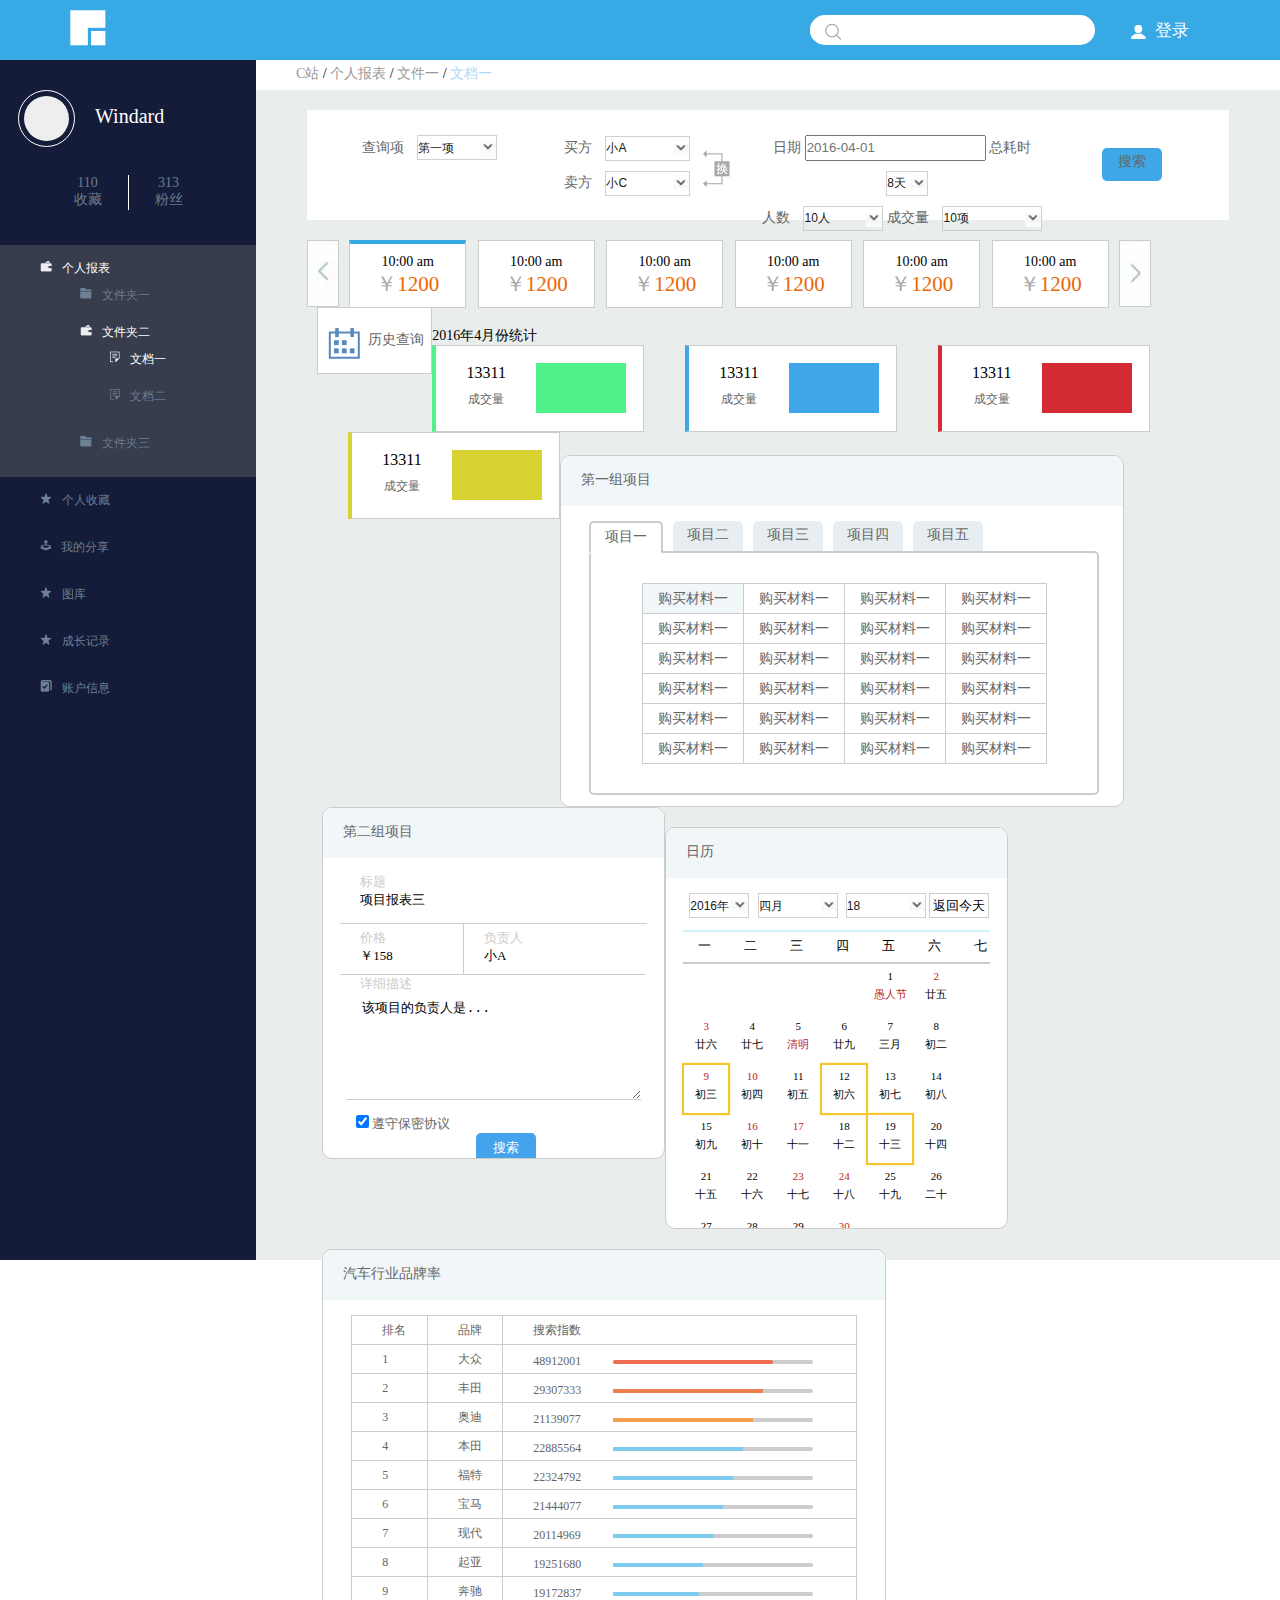
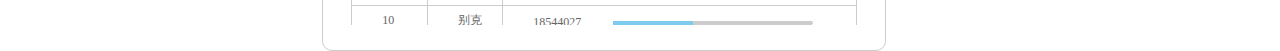
<file: task_1_9/index.html>
<!DOCTYPE html>
<html lang="en">
<head>
	<meta charset="UTF-8">
	<title>Text1_09</title>
	<link rel="stylesheet" type="text/css" href="css/index.css">
</head>
<body>
	<div id="box">
		<div id="top">
			<div class="header_img"></div>
			<div class="header_search">
				<span><img src="images/header.png"></span>
				<input type="text" value="">
				<div class="header_onload">
					<div class="header_onload01">
					</div>
					<div class="btn">
						<a href="">登录</a>
					</div>
				</div>				
			</div>
		</div>
		<div id="body">
			<div id="body_left">
				<div id="body_logo">
					<div class="logo"><img src="images/logo.png"></div>
					<span>Windard</span>
				 </div>
				 <div id="body_shoucang">
				 	<div class="shoucang" style="border-right:1px solid #fff;">
				 		<a href="">
				 			<span>110</span><br>
				 			<span>收藏</span>
				 		</a>
				 	</div>
				 	<div class="shoucang">
				 		<a href="">
				 			<span>313</span><br>
				 			<span>粉丝</span>
				 		</a>
				 	</div>				 	
				 </div>
				 <div class="body_ul">
				 		<ul>
				 			<li style="background:#373d4d;"><span><img src="images/file_open.png"></span><a href="" style="color:#fff;">个人报表</a>
				 				<ul class="body_ul2">
				 					<li><span><img src="images/file_close.png"></span><a href="">文件夹一</a></li>
				 					<li><span><img src="images/file_open.png"></span><a href="" style="color:#fff;">文件夹二</a>
										<ul class="body_ul3">
											<li><span><img src="images/doc_open.png"></span><a href="" style="color:#fff;">文档一</a></li>
											<li><span><img src="images/doc_close.png"></span><a href="">文档二</a></li>
										</ul>
				 					</li>
				 					<li><span><img src="images/file_close.png"></span><a href="">文件夹三</a></li>
				 				</ul>
				 			</li>
				 			<li><span><img src="images/star.png"></span><a href="">个人收藏</a></li>
				 			<li><span><img src="images/share.png"></span><a href="">我的分享</a></li>
				 			<li><span><img src="images/star.png"></span><a href="">图库</a></li>
				 			<li><span><img src="images/star.png"></span><a href="">成长记录</a></li>
				 			<li><span><img src="images/user_info.png"></span><a href="">账户信息</a></li>
				 		</ul>
				 	</div>
			</div>
			<div id="body_right">
				<div class="body_top">
					<a href="">C站</a> / <a href="">个人报表</a> / <a href="">文件一</a> / <a href="" style="color: #ADDAF7;">文档一</a>
				</div>
				<div class="body_top2">
					<div class="body_top2_1">
						<div>
							<label for="chaxun">查询项</label>
							<select name="chaxun">
								<option>第一项</option>
								<option>第二项</option>
								<option>第三项</option>
							</select>
						</div>
					</div>
					<div class="body_top2_2">
						<label for="maifang1">买方</label>
							<select name="maifang1">
								<option>小A</option>
								<option>小B</option>
								<option>小D</option>
							</select><br>
							<label for="maifang2">卖方</label>
							<select name="maifang2">
								<option>小C</option>
								<option>小E</option>
								<option>小F</option>
							</select>
							<div class="change"><img src="images/content.png"></div>
					</div>
					<div class="body_top2_3">
						<label for="date">日期</label>
						<input type="text" value="" name="date" placeholder="2016-04-01" style="height:22px;">
						<label for="haoshi">总耗时</label>
						<select name="haoshi" style="width:42px;">
							<option>8天</option>
							<option>9天</option>
							<option>10天</option>
						</select><br>
						<label for="renshu">人数</label>
						<select name="renshu" style="width:80px;">
							<option>10人</option>
							<option>11人</option>
							<option>12人</option>
						</select>
						<label for="chengjiao"> 成交量 </label>
						<select name="chengjiao" style="width:100px;">
							<option>10项</option>
							<option>11项</option>
							<option>12项</option>
						</select>

					</div>
					<div class="body_top2_4">
						<div class="sousuo">搜索</div>
					</div>
				</div>



				<div class="body_top3">
					<div style="border:1px solid #ccc;"><img src="images/prev.png"></div>
					<div class="body_top3_ul">
						<ul>
							<li>
								<p>10:00 am</p>
								<h2><span>￥</span>1200</h2>
							</li>
							<li>
								<p>10:00 am</p>
								<h2><span>￥</span>1200</h2>
							</li>
							<li>
								<p>10:00 am</p>
								<h2><span>￥</span>1200</h2>
							</li>
							<li>
								<p>10:00 am</p>
								<h2><span>￥</span>1200</h2>
							</li>
							<li>
								<p>10:00 am</p>
								<h2><span>￥</span>1200</h2>
							</li>
							<li>
								<p>10:00 am</p>
								<h2><span>￥</span>1200</h2>
							</li>
						</ul>
					</div>
					<div style="border:1px solid #ccc;"><img src="images/next.png"></div>
					<div class="lishi">
						<div class="cal"></div>
						<span>历史查询</span>
					</div>
				</div>
				<h4>2016年4月份统计</h4>


				<div class="body_top4">
					<ul>
						<li style="border-left:4px solid #51F28B">
							<div class="color_txt">
								<p>13311</p><br>
								<span>成交量</span>
							</div>
							<div class="green"></div>
						</li>
						<li style="border-left:4px solid #3FA6E8">
							<div class="color_txt">
								<p>13311</p><br>
								<span>成交量</span>
							</div>
							<div class="blue"></div>
						</li>
						<li style="border-left:4px solid #D42A33">
							<div class="color_txt">
								<p>13311</p><br>
								<span>成交量</span>
							</div>
							<div class="red"></div>
						</li>
						<li style="border-left:4px solid #D8D232">
							<div class="color_txt">
								<p>13311</p><br>
								<span>成交量</span>
							</div>
							<div class="yellow"></div>
						</li>
					</ul>
				</div>
				<div class="body_top5">
					<div class="top5_left">
						<div class="top5_header">
							<span>第一组项目</span>
						</div>
						<div class="top5_body">
							<div class="left_ul">
								<ul>
									<li>项目一</li>
									<li>项目二</li>
									<li>项目三</li>
									<li>项目四</li>
									<li>项目五</li>
								</ul>
							</div>
							<div class="cailiao">
								<table cellspacing="0">
									<tr>
										<td style="background: #F1F6F9;">购买材料一</td>
										<td>购买材料一</td>
										<td>购买材料一</td>
										<td>购买材料一</td>
									</tr>
									<tr>
										<td>购买材料一</td>
										<td>购买材料一</td>
										<td>购买材料一</td>
										<td>购买材料一</td>
									</tr>
									<tr>
										<td>购买材料一</td>
										<td>购买材料一</td>
										<td>购买材料一</td>
										<td>购买材料一</td>
									</tr>
									<tr>
										<td>购买材料一</td>
										<td>购买材料一</td>
										<td>购买材料一</td>
										<td>购买材料一</td>
									</tr>
									<tr>
										<td>购买材料一</td>
										<td>购买材料一</td>
										<td>购买材料一</td>
										<td>购买材料一</td>
									</tr>
									<tr>
										<td>购买材料一</td>
										<td>购买材料一</td>
										<td>购买材料一</td>
										<td>购买材料一</td>
									</tr>
								</table>
							</div>
						</div>
					</div>
					<div class="top5_right">
						<div class="top5_header">
							<span>第二组项目</span>
						</div>
						<div class="xiangmu2">
							<div class="xiangmu2_1">
								<p>标题</p>
								<span>项目报表三</span>
							</div>
							<div class="xiangmu2_2">								<p>价格</p>
								<span>￥158</span>
							</div>
							<div class="xiangmu2_3">
								<p>负责人</p>
								<span>小A</span>
							</div>
							<p>详细描述</p>
							<textarea>  该项目的负责人是...
							</textarea>
							<div class="xiangmu2_4">
								<input type="checkbox" checked name="baomi">
								<label for="baomi">遵守保密协议</label>
								<input type="submit" value="搜索">
						    </div>
						</div>	
					</div>
				</div>
				<div class="body_top5">
					<div class="top6_left">
						<div class="top5_header">
							<span>日历</span>
						</div>
						<div class=" xiangmu2 rili">
							<div class="rili_1">
								<select  style="width:60px;">
									<option>2016年</option>
									<option>2017年</option>
									<option>2018年</option>
								</select>
								<select style="width:80px;">
									<option>四月</option>
									<option>五月</option>
									<option>六月</option>
								</select>
								<select style="width:80px;">
									<option>18</option>
									<option>19</option>
									<option>20</option>
								</select>
								<input type="button" value="返回今天">
							</div>
							<div class="month">
								<ul>
									<li>一</li>
									<li>二</li>
									<li>三</li>
									<li>四</li>
									<li>五</li>
									<li>六</li>
									<li>七</li>
								</ul>
							</div>
							<div class="date">
								<ul>
									<li></li>
									<li></li>
									<li></li>
									<li></li>
									<li>
										<p>1</p>
										<span class="color">愚人节</span>
									</li>
									<li>
										<p class="color">2</p>
										<span>廿五</span>
									</li>
									<li>
										<p class="color">3</p>
										<span>廿六</span>
									</li><br>
									<li>
										<p>4</p>
										<span>廿七</span>
									</li>
									<li>
										<p>5</p>
										<span class="color">清明</span>
									</li>
									<li>
										<p>6</p>
										<span>廿九</span>
									</li>
									<li>
										<p>7</p>
										<span>三月</span>
									</li>
									<li>
										<p>8</p>
										<span>初二</span>
									</li>
									<li class="check">
										<p class="color">9</p>
										<span>初三</span>
									</li>
									<li>
										<p class="color">10</p>
										<span>初四</span>
									</li><br>
									<li>
										<p>11</p>
										<span>初五</span>
									</li>
									<li class="check">
										<p>12</p>
										<span>初六</span>
									</li>
									<li>
										<p>13</p>
										<span>初七</span>
									</li>
									<li>
										<p>14</p>
										<span>初八</span>
									</li>
									<li>
										<p>15</p>
										<span>初九</span>
									</li>
									<li>
										<p class="color">16</p>
										<span>初十</span>
									</li>
									<li>
										<p class="color">17</p>
										<span>十一</span>
									</li><br>
									<li>
										<p>18</p>
										<span>十二</span>
									</li>
									<li class="check">
										<p>19</p>
										<span>十三</span>
									</li>
									<li>
										<p>20</p>
										<span>十四</span>
									</li>
									<li>
										<p>21</p>
										<span>十五</span>
									</li>
									<li>
										<p>22</p>
										<span>十六</span>
									</li>
									<li>
										<p class="color">23</p>
										<span>十七</span>
									</li>
									<li>
										<p class="color">24</p>
										<span>十八</span>
									</li><br>
									<li>
										<p>25</p>
										<span>十九</span>
									</li>
									<li>
										<p>26</p>
										<span>二十</span>
									</li>
									<li>
										<p>27</p>
										<span>廿一</span>
									</li>
									<li>
										<p>28</p>
										<span>廿二</span>
									</li>
									<li>
										<p>29</p>
										<span>廿三</span>
									</li>
									<li>
										<p class="color">30</p>
										<span>廿四</span>
									</li>
								</ul>
							</div>
						</div>
					</div>
					<div class="top6_right">
						<div class="top5_header">
							<span>汽车行业品牌率</span>
						</div>
						<div class="top5_body qiche">
							<table cellspacing="0">
								<tr>
									<td class="width_01">排名</td>
									<td class="width_01">品牌</td>
									<td class="width_02">搜索指数</td>
								</tr>
								<tr>
									<td class="width_01">1</td>
									<td class="width_01">大众</td>
									<td class="width_02">48912001
										<div class="bg_color">
											<div class="progess"></div>
										</div>
									</td>
								</tr>
								<tr>
									<td class="width_01">2</td>
									<td class="width_01">丰田</td>
									<td class="width_02">29307333
									<div class="bg_color">
											<div class="progess2"></div>
										</div>
									</td>
								</tr>
								<tr>
									<td class="width_01">3</td>
									<td class="width_01">奥迪</td>
									<td class="width_02">21139077
										<div class="bg_color">
												<div class="progess3"></div>
										</div>
									</td>
								</tr>
								<tr>
									<td class="width_01">4</td>
									<td class="width_01">本田</td>
									<td class="width_02">22885564
										<div class="bg_color">
												<div class="progess4"></div>
										</div>
									</td>
								</tr>
								<tr>
									<td class="width_01">5</td>
									<td class="width_01">福特</td>
									<td class="width_02">22324792
										<div class="bg_color">
											<div class="progess5"></div>
										</div>
									</td>
								</tr>
								<tr>
									<td class="width_01">6</td>
									<td class="width_01">宝马</td>
									<td class="width_02">21444077
										<div class="bg_color">
											<div class="progess6"></div>
										</div>
									</td>
								</tr>
								<tr>
									<td class="width_01">7</td>
									<td class="width_01">现代</td>
									<td class="width_02">20114969
										<div class="bg_color">
											<div class="progess7"></div>
										</div>
									</td>
								</tr>
								<tr>
									<td class="width_01">8</td>
									<td class="width_01">起亚</td>
									<td class="width_02">19251680
										<div class="bg_color">
											<div class="progess8"></div>
										</div>
									</td>
								</tr>
								<tr>
									<td class="width_01">9</td>
									<td class="width_01">奔驰</td>
									<td class="width_02">19172837
										<div class="bg_color">
											<div class="progess9"></div>
										</div>
									</td>
								</tr>
								<tr>
									<td class="width_01">10</td>
									<td class="width_01">别克</td>
									<td class="width_02">18544027
										<div class="bg_color">
											<div class="progess10"></div>
										</div>
									</td>
								</tr>
								<tr>
									<td class="width_01">11</td>
									<td class="width_01">宝马</td>
									<td class="width_02">48912001
										<div class="bg_color">
											<div class="progess11"></div>
										</div>
									</td>
								</tr>
								<tr>
									<td class="width_01">12</td>
									<td class="width_01">宝马</td>
									<td class="width_02">18544027
										<div class="bg_color">
											<div class="progess12"></div>
										</div>
									</td>
								</tr>
								<tr>
									<td class="width_01">13</td>
									<td class="width_01">宝马</td>
									<td class="width_02">18544027
										<div class="bg_color">
											<div class="progess13"></div>
										</div>
									</td>
								</tr>
								<tr>
									<td class="width_01">14</td>
									<td class="width_01">宝马</td>
									<td class="width_02">18544027
										<div class="bg_color">
											<div class="progess14"></div>
										</div>
									</td>
								</tr>
							</table>
						</div>
					</div>
				</div>
			</div>
		</div>
	</div>
</body>
</html>
</file>
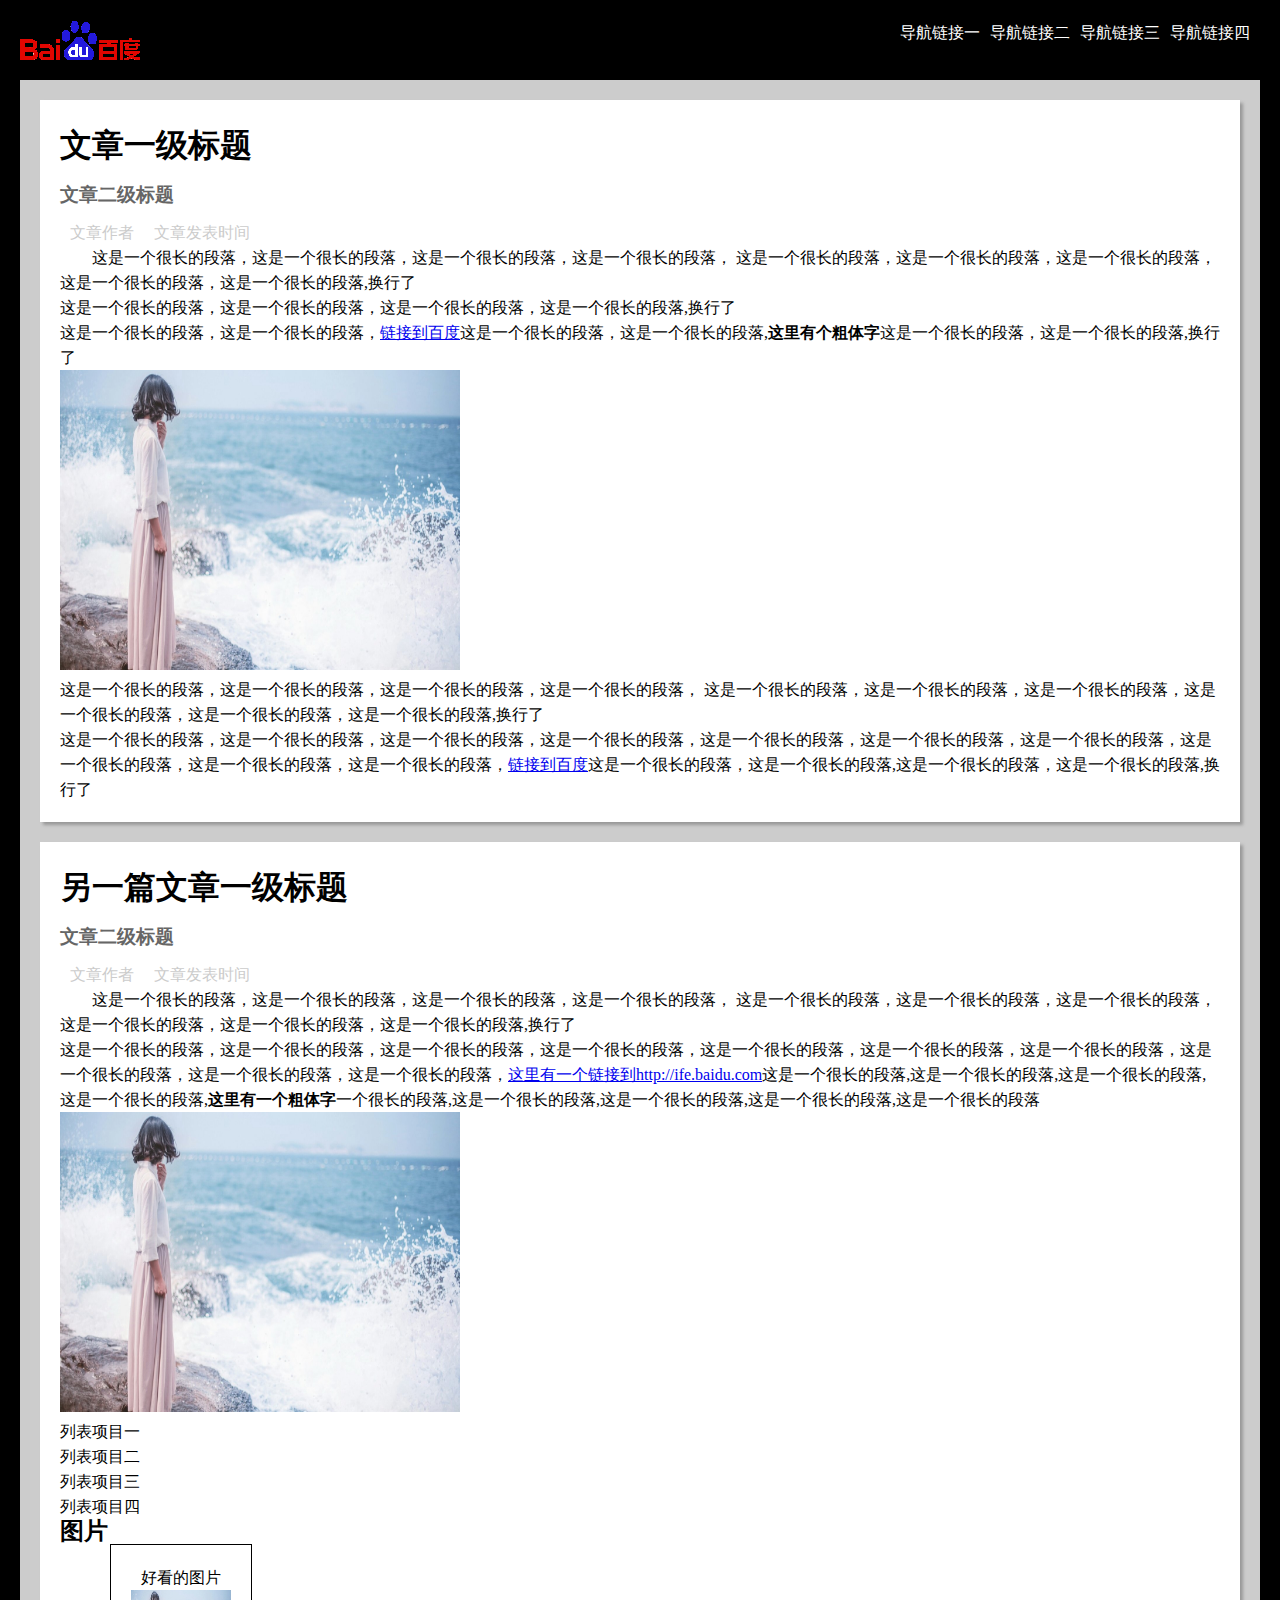
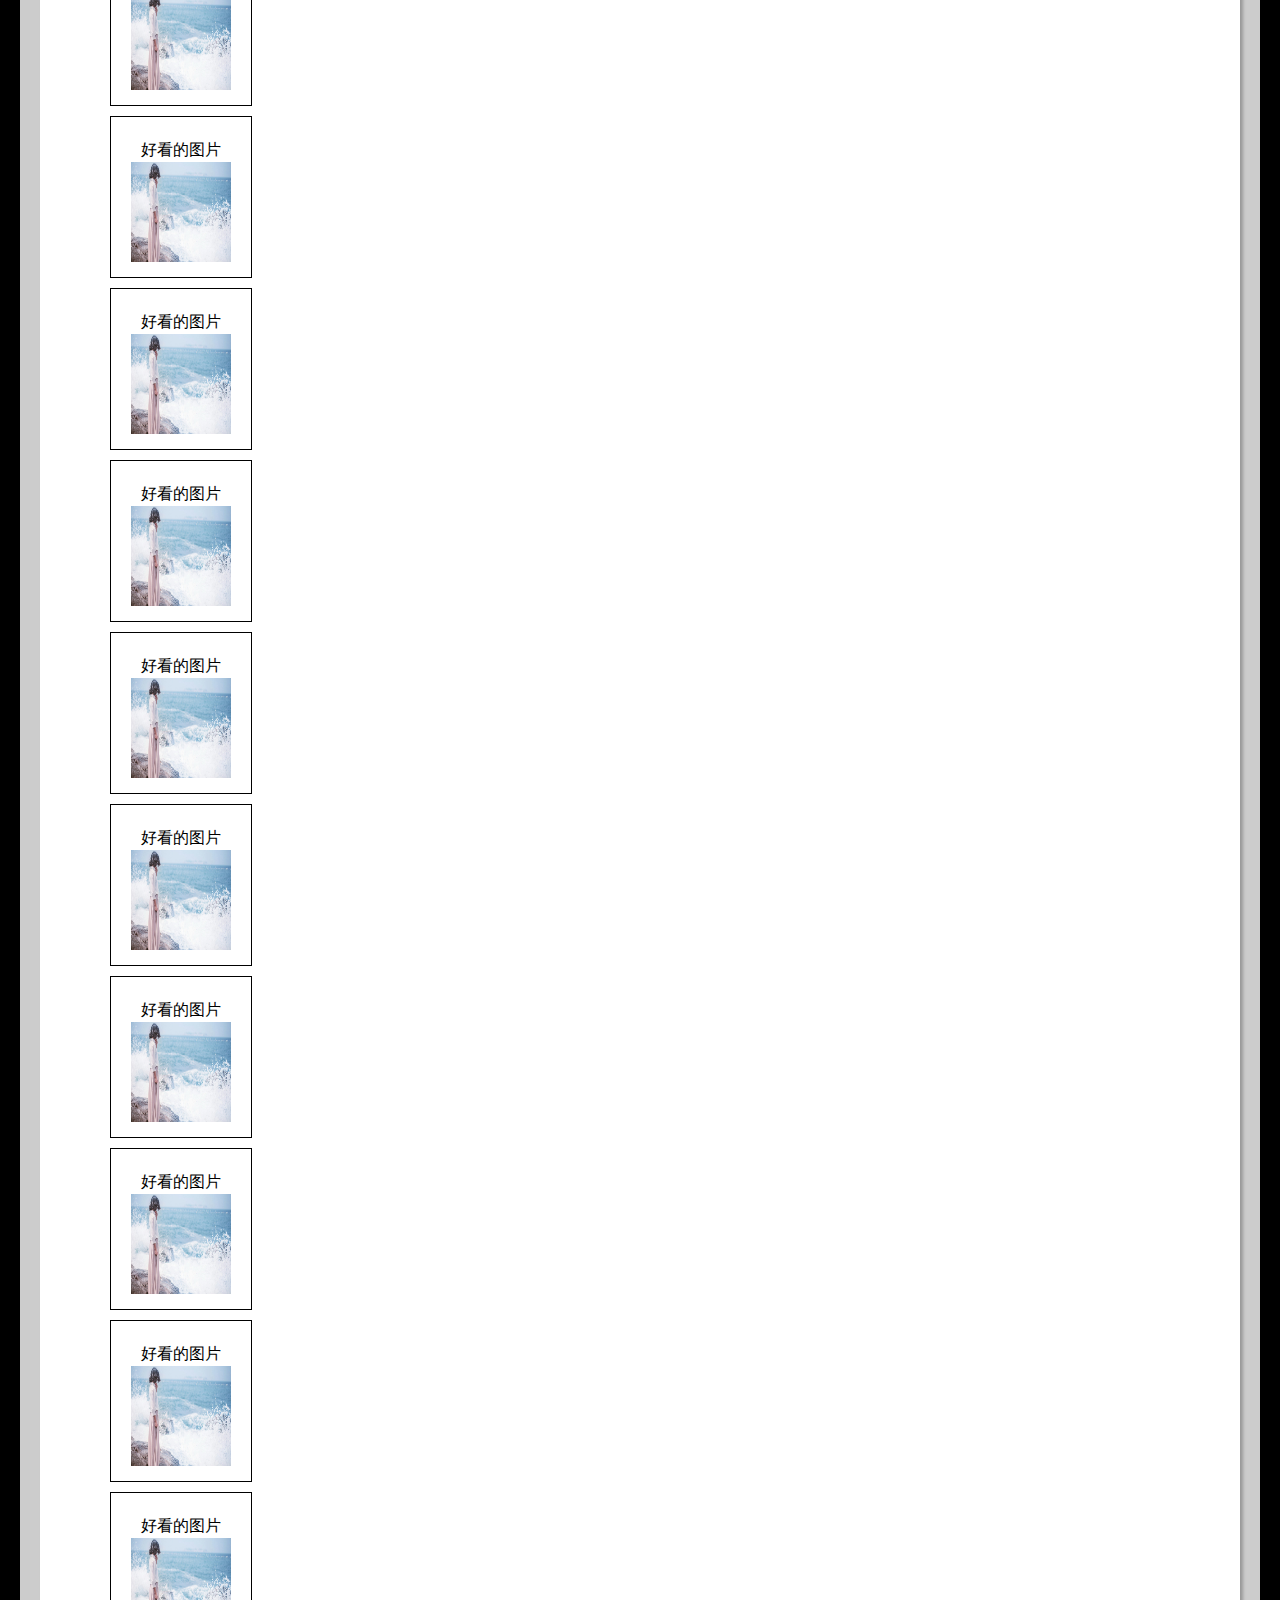
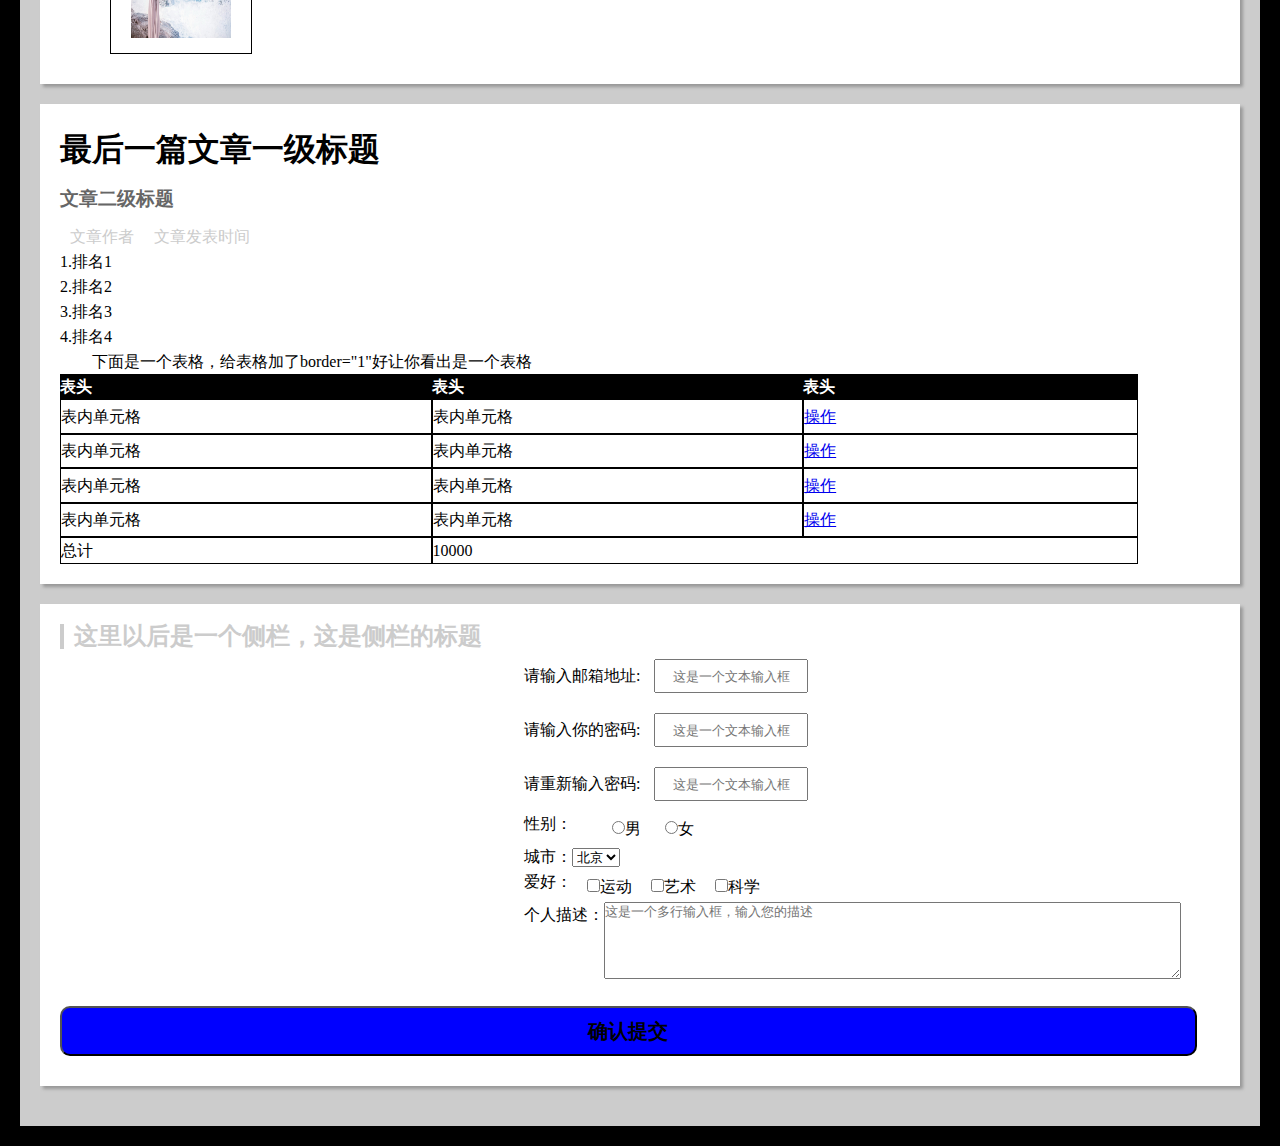
<file: task_1_2/Two.html>
<!doctype html>
<html>
<head>
<meta charset="utf-8">
<title>第一阶段练习2</title>
<link rel="stylesheet" href="css/css_2.css">
</head>


<body>
  
    

  <div class="nav"> 

      <div class="nav_left">
        
        <img src="image/three_logo.png" />

      </div>

      <ul class="nav_right">
        
        <li><a href="#">导航链接一</a></li>
        <li><a href="#">导航链接二</a></li>
        <li><a href="#">导航链接三</a></li>
        <li><a href="#">导航链接四</a></li>

      </ul>

  </div>

<div class="box">
    <div class="mainer">

     <article>

        <h1>文章一级标题</h1>
        <h3>文章二级标题</h3>
        <div class="info"><span>文章作者</span><span>文章发表时间</span></div>
     
           <p>
               这是一个很长的段落，这是一个很长的段落，这是一个很长的段落，这是一个很长的段落，  这是一个很长的段落，这是一个很长的段落，这是一个很长的段落，这是一个很长的段落，这是一个很长的段落,换行了<br />
           </p>
           <p>
               这是一个很长的段落，这是一个很长的段落，这是一个很长的段落，这是一个很长的段落,换行了<br />
           </p>
           
            <p>
               这是一个很长的段落，这是一个很长的段落，<a href="http://www.baidu.com">链接到百度</a>这是一个很长的段落，这是一个很长的段落,<strong>这里有个粗体字</strong>这是一个很长的段落，这是一个很长的段落,换行了<br />
           </p>
          
            <p><img src="image/three_img.png" /></p>

             <p>
               这是一个很长的段落，这是一个很长的段落，这是一个很长的段落，这是一个很长的段落，  这是一个很长的段落，这是一个很长的段落，这是一个很长的段落，这是一个很长的段落，这是一个很长的段落，这是一个很长的段落,换行了<br />
           </p>

           <p>
               这是一个很长的段落，这是一个很长的段落，这是一个很长的段落，这是一个很长的段落，这是一个很长的段落，这是一个很长的段落，这是一个很长的段落，这是一个很长的段落，这是一个很长的段落，这是一个很长的段落，<a href="http://www.baidu.com">链接到百度</a>这是一个很长的段落，这是一个很长的段落,这是一个很长的段落，这是一个很长的段落,换行了<br />
           </p>

        </article>

        

      <article>
     
        <h1>另一篇文章一级标题</h1>
        <h3>文章二级标题</h3>
        <div class="info"><span>文章作者</span><span>文章发表时间</span></div>
     
           <p>
               这是一个很长的段落，这是一个很长的段落，这是一个很长的段落，这是一个很长的段落，  这是一个很长的段落，这是一个很长的段落，这是一个很长的段落，这是一个很长的段落，这是一个很长的段落，这是一个很长的段落,换行了<br />
           </p>
           
           <p>
               这是一个很长的段落，这是一个很长的段落，这是一个很长的段落，这是一个很长的段落，这是一个很长的段落，这是一个很长的段落，这是一个很长的段落，这是一个很长的段落，这是一个很长的段落，这是一个很长的段落，<a href="http://ife.baidu.com">这里有一个链接到http://ife.baidu.com</a>这是一个很长的段落,这是一个很长的段落,这是一个很长的段落,这是一个很长的段落,<b>这里有一个粗体字</b>一个很长的段落,这是一个很长的段落,这是一个很长的段落,这是一个很长的段落,这是一个很长的段落
           </p>
           
           <p><img src="image/three_img.png" /></p>

           <p>
             
              <ul>
                      <li>列表项目一</li>
                      <li>列表项目二</li>
                      <li>列表项目三</li>
                      <li>列表项目四</li>
               </ul>     

           </p>

           <h2>图片</h2>

           <ul class="mix">

             <li>
               <span>好看的图片</span>
               <img src="image/three_img.png" alt="">
             </li>

             <li>
               <span>好看的图片</span>
               <img src="image/three_img.png" alt="">
             </li>

             <li>
               <span>好看的图片</span>
               <img src="image/three_img.png" alt="">
             </li>

             <li>
               <span>好看的图片</span>
               <img src="image/three_img.png" alt="">
             </li>

             <li>
               <span>好看的图片</span>
               <img src="image/three_img.png" alt="">
             </li>

             <li>
               <span>好看的图片</span>
               <img src="image/three_img.png" alt="">
             </li>

             <li>
               <span>好看的图片</span>
               <img src="image/three_img.png" alt="">
             </li>

             <li>
               <span>好看的图片</span>
               <img src="image/three_img.png" alt="">
             </li>

             <li>
               <span>好看的图片</span>
               <img src="image/three_img.png" alt="">
             </li>

             <li>
               <span>好看的图片</span>
               <img src="image/three_img.png" alt="">
             </li>

           </ul>
        </article>
   

       <article>
           
            <h1>最后一篇文章一级标题</h1>
            <h3>文章二级标题</h3>
            <div class="info"><span>文章作者</span><span>文章发表时间</span></div>
            

              <ol>
                <li>排名1</li>
                <li>排名2</li>
                <li>排名3</li>
                <li>排名4</li>
              </ol>

            <p>下面是一个表格，给表格加了border="1"好让你看出是一个表格</p>
             <table width="1078" height="190"cellpadding="0" cellspacing="0">
                  <thead style="background:#000;">
						<tr style="color:#fff;text-align:left;">
							<th width="101">表头</th>
							<th width="101">表头</th>
							<th width="91">表头</th>
						</tr>
					</thead>
                    
                  <tr>
                    <td>表内单元格</td>
                    <td>表内单元格</td>
                    <td><a href="#">操作</a></td>
                  </tr>
                  <tr>
                    <td>表内单元格</td>
                    <td>表内单元格</td>
                    <td><a href="#">操作</a></td>
                  </tr>
                  <tr>
                    <td>表内单元格</td>
                    <td>表内单元格</td>
                    <td><a href="#">操作</a></td>
                  </tr>
                  <tr>
                    <td>表内单元格</td>
                    <td>表内单元格</td>
                    <td><a href="#">操作</a></td>
                  </tr>
                  
                  <tfoot>
						<tr>
							<td>总计</td>
							<td colspan="2">10000</td>
              </tr>
					</tfoot>

        </table>
 
       </article>
    
       <article>
         <div class="title">
          <h2>这里以后是一个侧栏，这是侧栏的标题</h2>
          </div>
          <div class="form_list">
           
           <form>
             
             <div class="input_part">

                <label for="email">请输入邮箱地址:</label>
                <input type="text" placeholder="这是一个文本输入框" id="email" class="email"><br>
                
                <label for="" class="">请输入你的密码:</label>
                <input type="password" id="password" placeholder="这是一个文本输入框" class="password"><br>
                
                <label for="" class="">请重新输入密码:</label>
                <input type="password" id="password" placeholder="这是一个文本输入框"class="password"><br>
                

            </div>

            <div class="select_part">
              <div class="sex">
              <div class="group_name">性别：</div>
              
              <div class="select">
                <input type="radio" name="sex" />男
                <input type="radio" name="sex" />女
              </div>
              </div>
           <br>
            <div class="form_group">
              <div class="group_name">
                城市：
              </div>
              <div class="city">
                <select>
                  <option value="北京">北京</option>
                  <option value="上海">上海</option>
                  <option value="广州">广州</option>
                </select>
              </div>
             
            </div>
     
          <div class="hobby">
              <div class="hobby_part">
                爱好：
              </div>
              <div class="check">
                <input type="checkbox" name="" id="sport"><label for="sport">运动</label>
                <input type="checkbox" name="" id="art"><label for="art">艺术</label>
                <input type="checkbox" name="" id="science"><label for="science">科学</label>
              </div>
              
            </div>
           <div class="person">
              <div class="person_list">
                个人描述：
              </div>
              <div class="desc">
                <textarea cols="70" rows="5" placeholder="这是一个多行输入框，输入您的描述"></textarea><br>
              </div>
            </div>
          </div>
          
           </form>
          </div>
            
          <div class="submit">
            <button type="submit"><h2>确认提交</h2></button>
            </div>
         </div>
       </article>


  </div>
  </div>
</body>
</html>
</file>
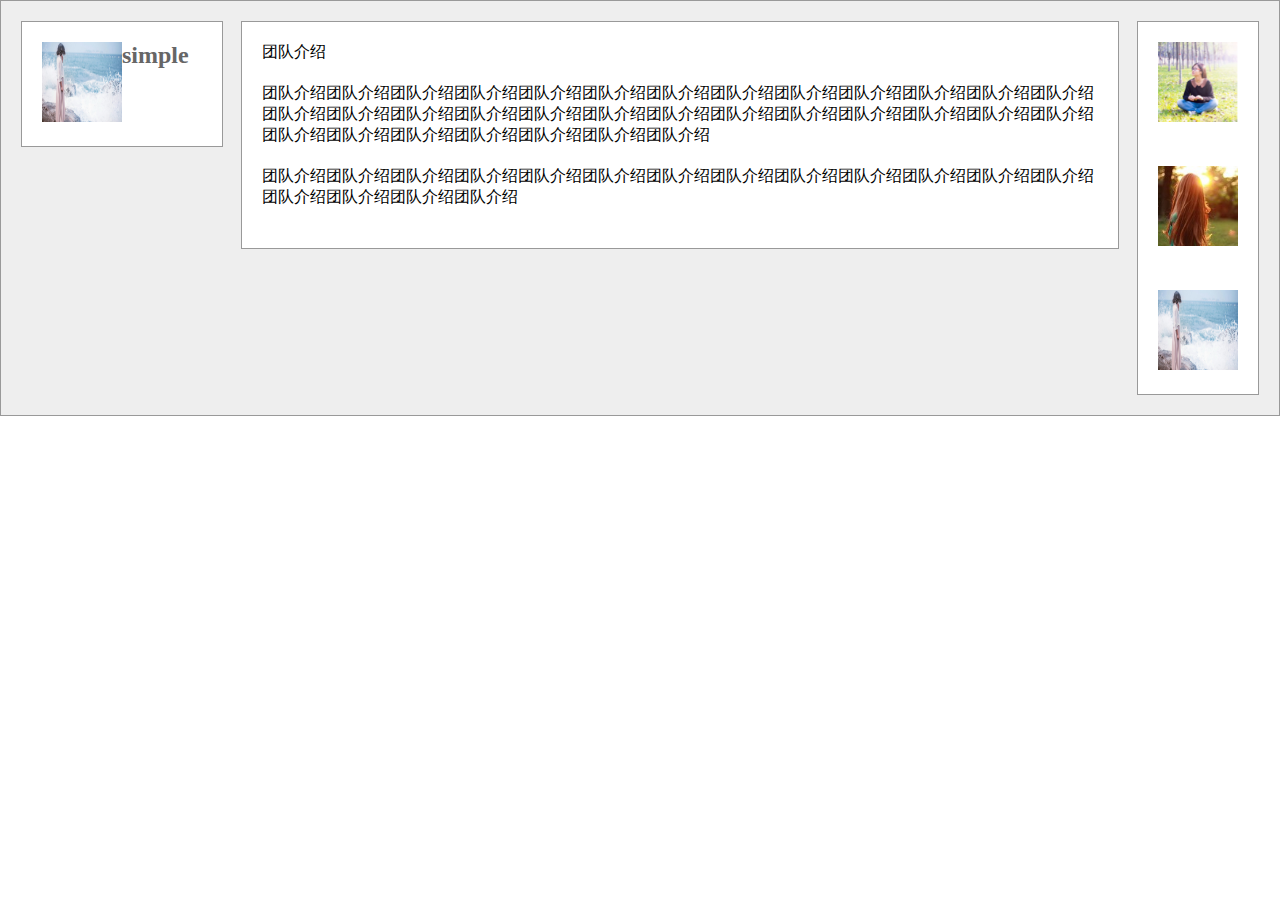
<file: task_1_3/Three.html>
<!doctype html>
<html>
<head>
<meta charset="utf-8">
<title>第一阶段练习2</title>
<link rel="stylesheet" href="css/css.css">
</head>

<body>
   <div class="box">
   	
     <div class="left">
      
      <span><img src="image/second_3.png" alt=""></span>
      <h2>simple</h2>

     

     </div>

     <div class="right">
     	
     	<img src="image/second_1.png" />
     	<img src="image/second_2.png" />
     	<img src="image/second_3.png" />
     		
     </div>
     <div class="middle">
     	
     	<p>团队介绍</p>
     	<p>团队介绍团队介绍团队介绍团队介绍团队介绍团队介绍团队介绍团队介绍团队介绍团队介绍团队介绍团队介绍团队介绍团队介绍团队介绍团队介绍团队介绍团队介绍团队介绍团队介绍团队介绍团队介绍团队介绍团队介绍团队介绍团队介绍团队介绍团队介绍团队介绍团队介绍团队介绍团队介绍团队介绍</p>
     	<p>团队介绍团队介绍团队介绍团队介绍团队介绍团队介绍团队介绍团队介绍团队介绍团队介绍团队介绍团队介绍团队介绍团队介绍团队介绍团队介绍团队介绍</p>
     
     </div>
     
     
   </div>
</body>
</html>
</file>
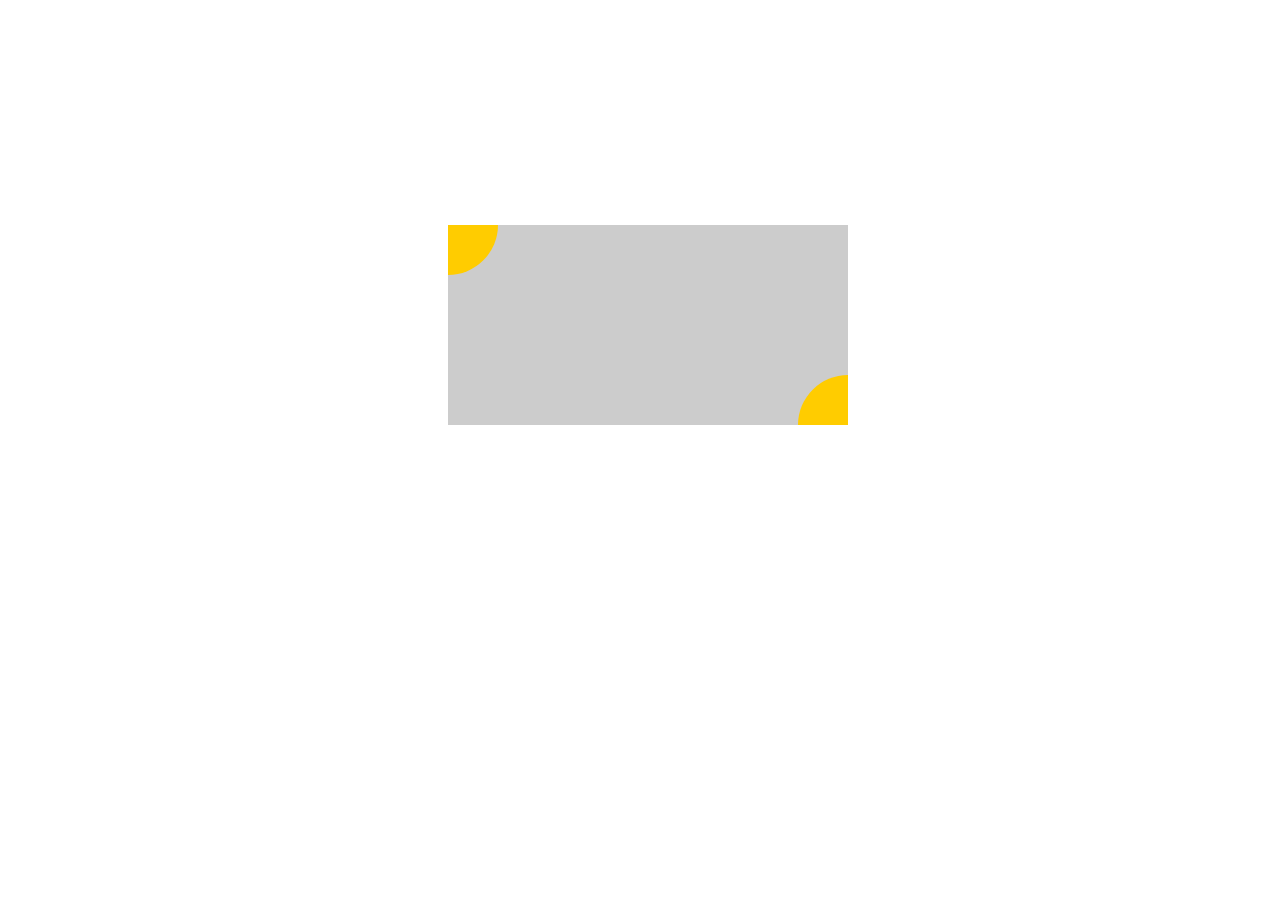
<file: task_1_4/four.html>
<!doctype html>
<html>
<head>
<meta charset="utf-8">
<title>第一阶段练习4</title>
<link rel="stylesheet" href="css/css.css">
</head>


<body>
   <div class="box">
     
     <div class="left"></div>
     <div class="right"></div>


   </div>
</body>
</html>
</file>
<file: task_1_10/css/index.css>
*{
	padding: 20px;
	margin: 0px;
}
div{
	box-sizing:border-box;
}
.flex-container{
	width: 100%;
	display: flex;
	align-items:center;
	justify-content:space-between;
	border: 1px solid #aaa;
	flex-wrap:nowrap;
}
.flex-container>div{
	width: 150px;
	border: 1px solid red;
	padding: 0px;
	margin-bottom: 10px;

	font-size: 30px;
	color: #ccc;
	font-weight: bold;
	text-align: center;
}
.flex-item1{height: 120px; line-height: 120px;}
.flex-item2{height: 100px; line-height: 100px;}
.flex-item3{height: 40px; line-height: 40px;}
.flex-item4{height: 200px; border: 1px solid blue!important; line-height: 200px;}

@media screen and (max-width: 640px){
	.flex-item4{order:-1;}
	.flex-container{
		align-items:flex-start!important;
		flex-wrap:wrap;
	}
}
</file>
<file: task_1_11/css/css.css>
html{font-size: 8px;}
@media only screen and (min-width: 320px){html{font-size: 10px !important;}}
@media only screen and (min-width: 530px){html{font-size: 12px !important;}}
@media only screen and (min-width: 630px){html{font-size: 14px !important;}}
@media only screen and (min-width: 730px){html{font-size: 16px !important;}}

*{margin: 0px;padding: 0px;}
/*头部*/
header{width: 100%;height:80px;background: #91D4DA;}
header .p01{font-size: 32px;color: #fff;font-weight: bolder;text-align: left;margin-top:22px;float: left;}
header img{width:40px;height:40px;padding-left: 10px;margin-top: 20px;float: left;}
header .p02{font-size: 38px;color: #fff;font-weight: bolder;text-align: center;padding-top: 20px;}

/*导航菜单*/
nav ul{width:100%;height:80px;list-style: none;}
nav ul li{width: 20%;height: 56px;border-bottom: 4px solid #fff;float: left;text-align: center;padding-top: 20px;}
nav ul .li01{border-bottom: 8px solid #91D4DA;}
nav ul li a{text-decoration: none;font-size: 30px;font-family: "微软雅黑";color: #666;}
.image img{width: 100%;height: 100%;}

/*标签部分*/
.tab {width: 100%;height:100%;margin-top: 20px;}
.tab ul{list-style: none;}
.tab ul li{width: 20%;height: 100%;float: left;}
.tab ul li img{width:45%;height: 120%;margin-left: 25%;}
.tab ul li aside{font-size:1.8rem;font-family: "微软雅黑";font-weight:bolder;text-align: center;margin-top: 10px;}

/*分栏部分*/
.heng{width: 96%;height: 4px;margin-top:20%;margin-left:2%;background: #DEDEDE;}
.fen{width: 100%;}
.fen ul{list-style: none;}
.fen ul li{width:32.8%;height:100%;margin-top:1.5%;float: left;}
.fen ul li:not(:last-child){border-right: 1px solid #dedede;}
.fen ul li .img01{margin-top: 1%;}
.fen ul li .img02{margin-top: 15%;}
.fen img{width: 80%;height: 80%;margin-left: 10%;}
.fen ul li p{ font-size:2.0rem;font-weight:bolder;text-align: center;}
.fen ul li p:last-child{font-size:2.5rem;color: #666;font-family: "黑体";}

/*文案部分*/
.fendi{width: 100%;height: 30px;background: #cccccc;margin-top: 35%;}
</file>
<file: task_1_12/css/css.css>
*{margin: 0px;padding: 0px;}
table .tr01 td{color: red;}
table tr:nth-child(2n+1){background: #ccc;}
.th01 th{background: #000;color: #fff;text-align: center;}
form input{margin-top: 20px;margin-bottom: 50px;}
form input:focus{width: 300px;outline: none;}
.banner{width: 250px;height: 100px;position: relative;overflow: hidden;}
.banner_ul{width: 380%;height: 100%;position: relative;left:0;transition:1s left;list-style: none;}
.banner_ul li{display: inline-block;width: 300px;height: 100px;margin: 0px;}

.banner_a{position: absolute;top: 70px;left:100px;}
.banner_a a{text-decoration: none;display: inline-block;width: 30px;height: 30px;line-height: 30px;
            font-size: 16px;background: #fff;opacity: 0.5;text-align: center;color: #ccc;}
.banner_a a:visited{color: #ccc};

#img01:target~.banner_ul{left:0;}
#img02:target~.banner_ul{left:-128%;}
#img03:target~.banner_ul{left:-250%;}

.banner_ul li:nth-child(1){background: #00f;}
.banner_ul li:nth-child(2){background: #0f0;}
.banner_ul li:nth-child(3){background: #f00;}
</file>
<file: task_1_5/css/index.css>
*{
	padding: 0px;
	border: 0px;
	margin: 0px;

}
body{background: #ccc;
	min-width: 700px;
}
#header{
	width: 100%;
	height: 70px;
	background: #000;
	min-width: 700px!important;
}
#header span{
	display: block;
	padding: 5px 40px;
	float: left;
	margin-left: 100px;
}
a{text-decoration: none;}
#header span>a{	
	font-size: 40px;
	font-family: cursive,LiSu,sans-serif;
	color: #fff;
}
ul{list-style: none; 
}
#header ul{
	float: right;
	margin: 0;
	padding-top: 25px;
	 
}
#header ul li{
	margin-right: 20px;
	float: left;
}
#header ul li a{color: #fff;}
#header ul li a:hover{color: #ccc;text-decoration: none;}
.pic_div,.float_div,.article_1{
	background: #fff;
	box-shadow: 0 0 4px 4px #aaa;	
	
}
.pic_div,.article_1{	
	margin: 30px 420px 0 30px;
	min-width: 250px;
	padding:40px 20px 40px 20px;
	color: #000;
}
.article_1 h4{
 	font-size: 15px;
 	margin-top: 30px;
}
.article_1 p{
	color: #000;
	letter-spacing: 1px;
	line-height: 18px;
	text-indent: 30px;
}
.article_1 h4,.article_1 h5{color:#aaa;}

.article_1 img{width: 80%;
	height: 300px;
}
.article_1 a{
	font-weight: 900;
}
.article_1 ul li{
	margin-left: 50px;
	color: #000;
	line-height: 20px;
}
.article_1 ol>li{
	color: #000;
	margin: 5px 0 2px 20px;
	font-weight: 900;
}

.pic_div{overflow: hidden;}
.pic_div li{
	padding-top: 20px;
	float: left;
	width: 140px;
	height: 120px;
	border: 1px solid #ccc;
	text-align: center;
	margin: auto;
	margin:0 0 20px 20px;
}
.article_1 table{
	font-size: 14px;
	width: 100%;
	line-height: 25px;
	border-color: #ccc;
}
.article_1 th{
	background: #333;
	color: #fff;
	border: 1px solid #fff;
}
.article_1 tr{
	background: #fff;
	color: #000;
}	
.all{
	width: 100%;
	background: #ccc!important;
}

.article_1 td{border: 1px solid #ccc;}

/*/////////////////////////////////////////右边固定窗口*/
.float_div{
	width: 350px;
	margin: 30px 30px 0 0;
	float: right;
	height: 520px;
	padding:10px;
	font-size: 13px;
}
.float_div span{
	display: block;
	height: 40px;
	border-left: 5px solid #ccc;
	padding:10px 0 0 10px;
	font-weight: 900;
	font-size: 16px;
}
.float_div label{font-weight: 100; margin-left: 90px;}
.float_div input{
	border: 1px solid #aaa;
	margin:10px 0 0 8px;
	padding-left: 5px;
}
.float_div select{
	border: 1px solid #aaa;
	width: 60px;
}
.float_div textarea{
	border: 1px solid #aaa;
	float: left;
	margin-top: 5px;
	height: 100px;
}
.float_div p{color: #aaa; margin-left: 130px; margin-bottom:20px;}
#desc{
	width: 70px;
	height: 30px;
	float: left;
	margin: 5px 0 0 63px;
}
#btn{
	width: 100%;
	height: 40px;
	border-radius: 10px;
	background: #3355D0;
	font-size: 18px;
	font-weight: 900;
	color: #fff;
	text-align: center;
	padding-top: 5px;
	clear: both;
	margin-top: 130px;
}

@media  screen and (max-width: 768px){
	.article_1 img{width: 100%;
	height: 200px;
}
}
</file>
<file: task_1_6/css.css>
*{margin: 0px;padding: 0px;}
body{background: #5D5D5D;}
#box{width: 980px;height: 1386px;background:#fff;margin: auto;}

/*头部css代码*/
header,#middle01,#middle02,#middle03,footer{width: 892px;margin: auto;}
header{height: 63px;margin-bottom: 30px;}
header .top01{width: 110px;height: 61px;background: #D55D5C;float: left;}
header .top01 p{font-size: 12px;color: #fff;font-family: "黑体";margin-top: 45px;margin-left: 3px;}
header .p01{font-size:12px;color:#d45d5c;font-family:"黑体";float: right;margin-top: 45px;}
header .top02{width: 892px;height: 2px;background: #938e8c;clear: both;}

/*第二部分代码*/
#middle01{height: 301px;}
#middle01 .middle01_left{width: 641px;height: 301px;background: url(img/ico.gif);float: left;}
#middle01 .middle01_left .blue{width: 191px;height: 301px;float: left;opacity: 0.5;background: #284D3B;}
#middle01 .middle01_left .red{width: 191px;height: 301px;float: right;opacity: 0.5;background: #6B434E;}
#middle01 .middle01_right{width: 203px;height: 301px;float: right;}
#middle01 .middle01_right .right01{width: 203px;height: 2px;background: #cc8041;}
#middle01 .middle01_right p.about{font-family: "微软雅黑";font-size: 24px;text-decoration: underline;line-height: 40px;}
#middle01 .middle01_right p.about span{font-size: 34px;}
#middle01 .middle01_right p.more{font-family: "楷体";font-size: 12px;color: #676767;line-height: 10px;}
#middle01 .middle01_right em{font-family: "微软雅黑";font-size: 110px;color: #75b86b;}
#middle01 .middle01_right p.three,p.cs{font-family: "微软雅黑";color:#cc8091;margin-top: -20px;}
#middle01 .middle01_right p.three{width:60px;height:60px;font-size: 55px;float: left;}
#middle01 .middle01_right p.cs{font-size: 21px;float: right;line-height: 15px;margin-right: 30px;margin-top: 5px;}
#middle01 .middle01_right p.cs span{font-size: 12px;}

/*第三部分代码*/
#middle02{height: 200px;margin-top: 30px;}
#middle02 .middle02_what{width:235px;height: 200px;float: left;}
#middle02 .middle02_what p.what{font-size:16px;color: #418c59;font-family:"微软雅黑";text-decoration: underline; }
#middle02 .middle02_what p.qianduan{font-family:"宋体";font-size: 12px;color: #767777;line-height: 16px;}
p.qianduan{margin-top: 10px;}
#middle02 .middle02_when{width:210px;height: 200px;margin-left: 20px;float: left;}
#middle02 .middle02_when p.when{font-family:"微软雅黑";font-size:16px;color: #d2994f;text-decoration: underline;}
#middle02 .middle02_when,.middle02_how p.qianduan,p.what{font-family:"微软雅黑";font-size:12px;color: #231815;line-height: 16px;opacity: 0.7;}
#middle02 .middle02_how{width: 100px;height: 200px;margin-left: 20px;float: left;}
#middle02 .middle02_how p.qianduan{margin-top: 5px;}
#middle02 .middle02_how p.how{font-family:"微软雅黑";font-weight:bolder;font-size:16px;color: #cc7680;text-decoration: underline;}
#middle02 .middle02_how p.what{margin-top: 30px;}
#middle02 .middle02_how em{font-family:"微软雅黑";font-size: 12px;color: #cd4a48;line-height: 16px;opacity: 0.6;}

/*第四部分代码*/
#middle03{height: 600px;margin-top: 50px;}
#middle03 .middle03_left{width: 415px;height:600px;float: left;}
#middle03 .middle03_left span.p00{font-family: "黑体";font-size: 42px;color: #11456b;font-weight: bolder;line-height: 16px;word-spacing: 5px;margin-left: 30px;}
#middle03 .middle03_left i{font-family: "黑体";font-size: 72px;color: #f5e327;}
#middle03 .middle03_left p.p0{font-family: "黑体";font-size: 32px;color: #11456b;font-weight: bolder;line-height: 50px;}
#middle03 .middle03_left .div{width: 415px;height: 2px;background: #11456b;margin-top: 6px;}
#middle03 .middle03_left span.qian{font-size: 70px;color: #f5e327;font-family: "微软雅黑";float: left;margin-right: 8px;}
#middle03 .middle03_left p{font-size: 12px;color: #767777;font-family: "宋体";line-height: 16px;}
#middle03 .middle03_left p.p01{margin-top: 15px;}
#middle03 .middle03_left div.p02{width:235px;clear: both;float: left;}
#middle03 .middle03_left img{margin-top:13px;float: right;}
#middle03 .middle03_left p.p03{clear: both;}


#middle03_right{width: 458px;height: 600px;float: right;}
#middle03_right .middle03_right01{width: 457px;height: 257px;background:url(img/ico02.gif);}
#middle03_right .middle03_right01 .black01{width: 458px;height: 61px;background:#000;opacity: 0.3;position: absolute;margin-top: 196px;}
#middle03_right .middle03_right01 .shu{width: 3px;height: 44px;background: #72b16a;margin-top: 10px;margin-left: 50px;}
#middle03_right .middle03_right01 p{font-size: 26px;color: #fff;font-family: "微软雅黑";margin-top: -40px;margin-left: 70px;}
#middle03_right .middle03_right01 p>i{font-size: 12px;color: #72b16a;word-spacing: 140%;margin-left: 10px;}

#middle03_right .middle03_right02{width: 458px;height: 320px;margin-top:25px;background: #EEEED6;}
#middle03_right .middle03_right02 ul{list-style:url(img/three.gif);margin-left: 50px;padding-top: 30px;}
#middle03_right .middle03_right02 ul li{height:37px;font-size: 16px;color: #5a5b5b;font-family: "微软雅黑";line-height: 20px;text-align: left;}
#middle03_right .middle03_right02 ul li>i{font-size: 12px;font-family: "宋体";text-align: right;}
#middle03_right .middle03_right02 .red{width: 260px;height: 160px;background: #D55D5C;color: #fff;margin-top: 17px;float: left;}
#middle03_right .middle03_right02 p.zero{font-size: 110px;font-family: "微软雅黑";float: left;margin-left: 10px;}
#middle03_right .middle03_right02 .red>div{width: 2px;height: 86px;background: #fff;float: left;margin-top: 30px;margin-left: 5px;margin-right: 10px;}
#middle03_right .middle03_right02 p.one{padding-top: 30px;}
#middle03_right .middle03_right02 p.one>i{font-size: 14px;font-family: "微软雅黑";word-spacing: 6px;}
#middle03_right .middle03_right02 p.one>span{font-size: 12px;font-family: "黑体";line-height: 6px;word-spacing: 2px;letter-spacing: -0.3px;}
#middle03_right .middle03_right02 .hello{width: 190px;height: 320px;float: right;margin-top: 10px;}
#middle03_right .middle03_right02 .hello i{font-size: 14px;color: #5a5b5b;font-family: "黑体";line-height: 16px;}
#middle03_right .middle03_right02 .hello span{font-size: 72px;color: #d45d5c;width: 85px;height: 37px;}
#middle03_right .middle03_right02 .hello .span01{float: left;}
#middle03_right .middle03_right02 .hello .span02{float: right;}
footer>div{width: 892px;height: 1px;background: #938e8c;margin-top: 50px;}
footer>p{font-size: 12px;color: #d45d5c;font-family: "黑体";text-align: right;}
</file>
<file: task_1_9/css/index.css>
*{
	margin: 0px;
	padding: 0px;
}
a{
	text-decoration: none;

}
#box{
	width: 100%;
	font-size: 14px;
}
#top{
	width: 100%;
	height: 50px;
	background: #37a9e5;
	padding-top: 10px;
}
.header_img{
	width: 40px;
	height: 40px;
	background:url('../images/header.png') no-repeat 0px 0px;
	margin-left: 70px;
	float: left;
}
.header_search{
	width: 380px;
	height: 30px;
    float: left;
    margin-left: 700px;
    margin-top: 5px;
}
.header_search span{
	display: block;
	width: 35px;
	height: 30px;
	float: left;
	background: #fff;
	position: relative;
	overflow: hidden;
	border-radius: 15px 0 0 15px;	
}
.header_search span img{
	position: absolute;
	top: 8px;
	right: 0px;
}
.header_search input{
	width: 250px;
	height: 30px;
	float: left;
	border-radius: 0 15px 15px 0;
	border:0px;
}
.header_onload{
	width: 60px;
	height: 20px;
	float: left;
	margin-left: 35px;
	margin-top: 4px;
}
.header_onload01{
	width: 20px;
	height: 20px;
	background: url('../images/header.png') no-repeat -39px -16px;
	float: left;
}
.btn{
	width: 35px;
	height: 20px;
	float: left;
	background: #37a9e5;
	margin-left: 5px;
}
.btn a{
	text-decoration: none;
	color: #fff;
	font-size: 17px;
}
#body{
	width: 100%;
	height: 1200px;
	background: #ccc;
}
#body_left{
	width: 20%;
	height: 1200px;
	float: left;
	background: #151c39;	
}
#body_left a{
	color: #6B7C90;	
}
#body_left a:hover{
	color: #fff;
}
#body_right{
    width: 80%;
    height: 1200px;
    float: left;
    background: #e9edec;

}
#body_logo{
	width: 220px;
	height: 55px;
	margin: auto;
	margin-top: 30px;
}
.logo{
	width: 55px;
	height: 55px;
	border: 1px solid #fff;
	border-radius: 30px;
	float: left;
}
.logo img{
	width: 45px;
	height: 45px;
	margin: 5px 0 0 5px;
	border-radius: 22.5px;
	
}
#body_logo span{
	font-size: 20px;
	color: #fff;
	display: block;
	margin-top: 15px;
	margin-left: 20px;
	float:left;
}
#body_shoucang{
	width: 161px;
	margin: auto;
	margin-top: 30px;
}
.shoucang{
	width: 80px;
	height: 35px;
	float: left;
	text-align: center;

}
.body_ul{
	margin-top: 100px;
	overflow: hidden;
	font-size: 12px;	
}
.body_ul>ul>li:hover{
	background: #373d4d;
}
.body_ul ul{
	list-style: none;
}
.body_ul li{
    padding:15px 0 15px 0;
}
.body_ul span{
	margin:0 0 0 40px;
	display:inline-block;
}
.body_ul a{
	margin-left: 10px;
}
.body_ul2 li{
    padding:10px 0 10px 0;
}
.body_ul2 span{
	margin:0 0 0 80px;
	display:inline-block;
}
.body_ul3 li{
    padding:10px 0 10px 0;
}
.body_ul3 span{
	margin:0 0 0 110px;
	display:inline-block;
}

/*右半部分*/
.body_top{
	height: 25px;
	background: #fff;
	padding:5px 0 0 40px;
}
.body_top a{
	color: #999;
}
.body_top a:hover{
	color: #ADDAF7;
}
.body_top5,.body_top4,.body_top3,.body_top2{
	width: 90%;	
	min-width: 900px;	
	margin: auto;	
	margin-top: 20px;
	color: #666;
}
.body_top2{background: #fff; height: 90px;padding-top: 20px;}
.body_top3{height: 67px;}
.body_top4{height: 90px;margin-top: 0px;}
.body_top2>div{
	height: 72px;
	float: left;
	margin-left: 50px;
	text-align: center;
}
.body_top2_1{
	width: 145px;
	padding-top: 5px;
}
.body_top2_1 select{
	width: 80px;
}
.body_top2_2{
	width: 150px;
	line-height: 35px;
}
.body_top2_2 select{
	width: 85px;
}
.body_top2_3{
	width: 300px;
	line-height: 35px;
}
.body_top2_4{
	width: 65px;
}
select{
	
	height: 25px;
	font-size: 12px;
	margin-left: 10px;
	opacity: 0.9;
	background: url('../images/down.png') scroll no-repeat right center transparent;
	appearance:none;
	-moz-appearance:none;
	-webkit-appearance:none;
	-o-appearance:none;
	-ms-appearance:none;
	border: none;
	border: 1px solid #ccc;
}
.change{
	width: 29px;
	height: 40px;
	position: absolute;
	margin:-50px 0 0 150px;
}
.sousuo{
	width: 60px;
	height: 28px;
	background: #3DA7E8;
	border-radius: 5px;
	margin-top: 18px;
	padding-top: 5px;
}
.body_top3>div{
	width: 30px;
	height: 65px;
	background: #fff;
	float: left;	margin-left: 10px;
}
.body_top3>div:first-child{margin-left: 0px!important;}
.body_top3_ul{
	background: #e9edec !important;
	width: 760px !important;
}
.body_top3_ul ul{
	list-style: none;
}
.body_top3_ul ul li{
	float: left;
	width: 115px;
	height: 63px;
	background: #fff;
	margin-left: 11.5px;
	padding-top: 3px;
	border: 1px solid #ccc;
	text-align: center;
}
.body_top3_ul ul li:first-child{
	margin-left: 0px;
	border-top: 4px solid #37a9e5;
	padding-top: 0px;
}
.body_top3_ul ul li:hover{
	border-top: 4px solid #37a9e5;
	padding-top: 0px;
}
.lishi{
	width: 113px !important;
	border:1px solid #ccc;
}
.body_top3_ul li p{
	margin-top: 10px;
	color: #000;
}
.body_top3_ul li h2{
	color: #EC6602;
	font-weight: 100;
}
.body_top3_ul li span{
	color: #aaa;
}
.cal{
	width:33px;
	height: 33px;
	background: url('../images/cal.png') no-repeat 0 -23px;
	margin: 20px 0 0 10px;
}
.lishi span{
	margin-left: 50px;
	display: block;
	margin-top: -30px;
}
h4{
	margin-left: 5%;
	margin-top: 20px;
	font-weight: 100;
}
.body_top4 ul{list-style: none;}
.body_top4 ul li{
    float: left;
    width: 207px;
    height: 85px;
    border: 1px solid #ccc;
    margin-left: 40.8px;
    background: #fff;
}
.body_top4 ul li:first-child{margin-left: 0px;}
.color_txt{
	width: 100px;
	height: 60px;
	float: left;
	margin-top: 20px;
	text-align: center;
	line-height: 13px;
}
.color_txt p{font-size: 16px;color: #000;}
.color_txt span{font-size: 12px;}
.blue,.red,.yellow,.green{
	width: 90px;
	height: 50px;
	float: left;
	margin-top: 17px;
}
.green{background: #51F28B;}
.blue{background: #3FA6E8}
.red{background: #D42A33}
.yellow{background: #D8D232}

.top6_right,.top6_left,.top5_right,.top5_left{
	height: 350px;
	background:#fff;
	float: left;
	border: 1px solid #ccc;
	border-radius: 10px;
	overflow: hidden;
}
.top5_left,.top6_right{width: 61%;}
.top6_right{margin-left: 15px;margin-top: 20px; height: 400px;}
.top5_right,.top6_left{width: 37%;}
.top5_right{margin-left: 15px;}
.top6_left{margin-top: 20px; height: 400px;}
.top5_header{
	width: 100%;
	height: 50px;
	background: #F1F6F9;
	}
.top5_header span{
	margin: 15px 0 0 20px;
	position: absolute;
}
.top5_body{
	width: 90%;
	height: 270px;
	margin: 15px auto;
}
.left_ul{
	width: 100%;
	height: 30px;
}
.left_ul ul{list-style: none;}
.left_ul ul li{
	width: 70px;
	height: 25px;
	background: #E8EDF1;
	margin-left: 10px;
	float: left;
	border-radius: 5px 5px 0 0;
	text-align: center;
	padding-top: 5px;
}
.left_ul ul li:first-child{
	margin-left: 0px;
	background: #fff;
	height: 24px;
	border: 2px solid #ccc;
	border-bottom: 2px solid #fff;
}
.cailiao{
	width: 100%;
	height: 240px;
	border: 2px solid #ccc;
	border-radius: 5px;

}
.cailiao table{
	margin: auto;
	margin-top: 30px;

}
.cailiao td{
 	border-bottom: 0.5px solid #ccc;
 	border-right: 0.5px solid #ccc;
 	width: 100px;
 	height: 29px;
 	text-align: center;
}
.cailiao tr:first-child td{border-top: 0.5px solid #ccc;}
.cailiao td:first-child{border-left: 0.5px solid #ccc;}
.cailiao td:hover{
	background: #F1F6F9;
}
.xiangmu2{
	width: 90%;
	height: 270px;
	margin: 15px auto ;
	font-size: 13px;
}
.xiangmu2_1{
	width: 100%;
	height: 50px;
	border-bottom: 1px solid #ccc;
}
.xiangmu2 p{color: #ccc;margin-left: 20px; margin-top: 5px;}
.xiangmu2 span{color: #000; margin-left: 20px;}
.xiangmu2_2,.xiangmu2_3{
	height: 50px;
	border-bottom: 1px solid #ccc;
	float: left;
}
.xiangmu2_2{width: 40%;}
.xiangmu2_3{width: 59%;border-left: 1px solid #ccc;}
textarea{
	width: 96%;
	height: 100px;
	margin: 2%;
	border: 0;
	border-bottom: 1px solid #ccc;
	color: #000;
}
.xiangmu2_4{
	width: 90%;
	height: 40px;
	margin: auto;
	margin-top: 5px;
	text-align: left;
}
.xiangmu2_4 input[type="submit"]{
	border: none;
	background: #45A3EB;
	border-radius: 5px;
	color: #fff;
	width: 60px;
	height: 30px;
	margin-left: 120px;
}
.rili_1{
	width: 100%;
	height: 37px;
	text-align: center;
	border-bottom: 2px solid #CEF3FB;
}
.rili_1 select{margin-left: 5px; border: none; border: 1px solid #ccc;}
.rili_1 input{
	border: none;
	width: 60px;
	height: 25px;
	border: 1px solid #ccc;
	background: #fff;
}
.month{
	width: 100%;
	height: 30px;
	border-bottom: 2px solid #ccc;
}
.date ul,.month ul{list-style:none;}
.month ul li{float: left; margin-left: 33px;padding-top: 5px;color: #000;}
.month ul li:first-child{margin-left: 15px;}
.date{
	width: 100%;
	height: 250px;
	font-size: 11px;

}
.date ul li{
	float: left;
	width: 44px;
	height: 48px;
	text-align: center;
	padding: 1px;

}
.date ul li:hover{
	border: 1px solid #f5c72c;
	padding: 0;
	box-shadow: 0 0 1px 1px #f5c72c;
}
.date p{margin-left: 0px; color: #000; }
.date span{display: block; margin-left: 0px; margin-top: 5px;}
.color{color: #BD1E1B!important;}
.check{
	border: 1px solid #f5c72c;
	padding: 0!important;
	box-shadow: 0 0 1px 1px #f5c72c;
}
.qiche{overflow:scroll;height: 310px;}
.qiche td{
	border-right: 0.5px solid #ccc;
	border-bottom: 0.5px solid #ccc;
	height: 28px;
	padding-left: 30px;
	font-size: 12px;
}
.qiche tr:hover{
	background: #f4f5f7;
}
.qiche tr:first-child td{border-top: 0.5px solid #ccc;}
.qiche td:first-child{border-left: 0.5px solid #ccc;}
.width_01{width: 74px;}
.width_02{width: 362px;}
.progess,.bg_color{
	width: 200px;
	height: 4px;
	border-radius: 2px;
	position: relative;
	background: #ccc;
	margin-left: 80px;
	margin-top: -9px;
}
.bg_color{width: 200px;}
.progess,.progess2,.progess3,.progess4,.progess5,.progess6,.progess7,.progess8,.progess9,.progess10,.progess11,.progess12,.progess13,.progess14{
	height: 4px;
	position: absolute;
	margin:0;
}
.progess{width: 80%;background: #ee6e51;}
.progess2{width: 75%;background: #ef8150;}
.progess3{width: 70%;background: #f19e50;}
.progess4{width: 65%;background: #7fcbef;}
.progess5{width: 60%;background: #7fcbef;}
.progess6{width: 55%;background: #7fcbef;}
.progess7{width: 50%;background: #7fcbef;}
.progess8{width: 45%;background: #7fcbef;}
.progess9{width: 43%;background: #7fcbef;}
.progess10{width: 40%;background: #7fcbef;}
.progess11{width: 38%;background: #7fcbef;}
.progess12{width: 35%;background: #7fcbef;}
.progess13{width: 32%;background: #7fcbef;}
.progess14{width: 30%;background: #7fcbef;}
</file>
<file: task_1_2/css/css_2.css>
@charset "utf-8";
 
  *{margin: 0px;
    padding: 0px;
    }

    body{ font-family: "Calibri" 16px;
          line-height: 25px;
          padding: 20px;
          background: #000;
    }
    button,input{ margin: 10px auto;
                  text-align: center;}
    ul,ol{ list-style: none;}
	ol{counter-reset:sectioncounter;}  
    ol li:before { content:counter(sectioncounter) ".";   
				   counter-increment:sectioncounter;  
     } 
    h1,h3{ line-height: 50px;}
	h3{ color:#666;}
    td{ border: 1px solid;}
	.input_part input{ width:150px;
	       height:30px;
		   color:#000;
		   margin-left:10px;
		   }
    .box img{ width: 400px;
        height: 300px;}
    article{box-shadow: 3px 3px 3px #999;
            background: #fff;
            margin-bottom: 20px;
            padding: 20px; }

    .nav{ background: #000;
          width: 100%;
          height: 60px;
            }
    .nav_left{ float: left;}
    .nav_right{ float: right;}
    .nav ul li{ float: left; margin-right: 10px;}
    ul li a{ text-decoration: none;
             color: #fff;}


    .box{ background: #ccc;
          padding: 20px;
         }
    
     
    .info{ color: #ccc;
          }
    .info span{ margin: 10px;}
    article p:nth-of-type(1){text-indent: 2em;}

    .mix li{ width: 100px;
          height: 120px;
          padding: 20px;
          border: 1px solid;
          margin-left: 50px;
          margin-bottom: 10px;}
    .mix li span{ width: 100px;
                  padding-left: 10px;
                  text-align: center;
                  margin: 0 auto;
                  }
    .mix li img{ width: 100px;
                 height: 100px;
                }
    .title{ border-left:4px solid #ccc;
	        padding-left:10px;
			color:#ccc;}
    .form_list{ margin-left:40%;}

    .select{ float:left;margin-left:20px;}
	.select input{margin-left:20px;color:blue;}
	.group_name{float:left;}
	.group_name{ clear:both;}
	.city{ float:left;}
	.submit{ clear:both;
	          }
	.submit button{ margin-top:20px; 
	                width:98%;
					height:50px; 
					background:blue; 
					border-radius:10px;}
	.hobby{ clear:both;}
	.hobby_part{ float:left;}
	.check{ float:left;}
	.check input{ margin-left:15px;}
	.person{ clear:both;}
	.person_list{float:left;}
	.desc{ float:left;}
</file>
<file: task_1_3/css/css.css>
@charset "utf-8";
/* CSS Document */
*{ margin: 0px;
    	padding: 0px;
     }

     .box{ background: #eee;
  			border: 1px solid #999;
     	    margin: 0 auto;
     	    min-width: 600px;
     	    overflow: auto;
     	    padding: 20px;
            }

     .left{ width:160px;
            background: #fff;
            border: 1px solid #999;
            float: left;
            padding: 20px;
            }

     .right{width:120px;
     	    background: #fff;
            border: 1px solid #999;
            float: right;
          }


       .middle{ background: #fff;
	          border: 1px solid #999;
	          margin-left: 220px;
	          margin-right: 140px;
	          padding-top: 20px;
	          padding-bottom: 20px;
			  padding:20px;
	        } 
      .middle p{ margin-bottom:20px;}
      span{ float: left;}
      h2{color:#666;}

      .right img{ width: 80px;
		          height: 80px;
		          margin:20px;
		         }
       
      .left img{width: 80px;
		        height: 80px;}
</file>
<file: task_1_4/css/css.css>
@charset "utf-8";
/* CSS Document */
*{ margin: 0px;
       padding: 0px;
       border: 0px;
     }
    .box{ width:400px;
          height: 200px;
          background: #ccc;
          margin: 0 auto;
          position: absolute;
          left: 35%;
          right: 35%;
          top: 25%;
         } 
    .left{ width: 50px;
           height: 50px;
           background: #fc0;
           border-radius: 0 0 100% 0;
           position: absolute;
           top:0px;
           left: 0px;}

    .right{ width: 50px;
           height: 50px;
           background: #fc0;
           border-radius:100% 0 0 0;
           position: absolute;
           right:0px;
           bottom: 0px;}
</file>
